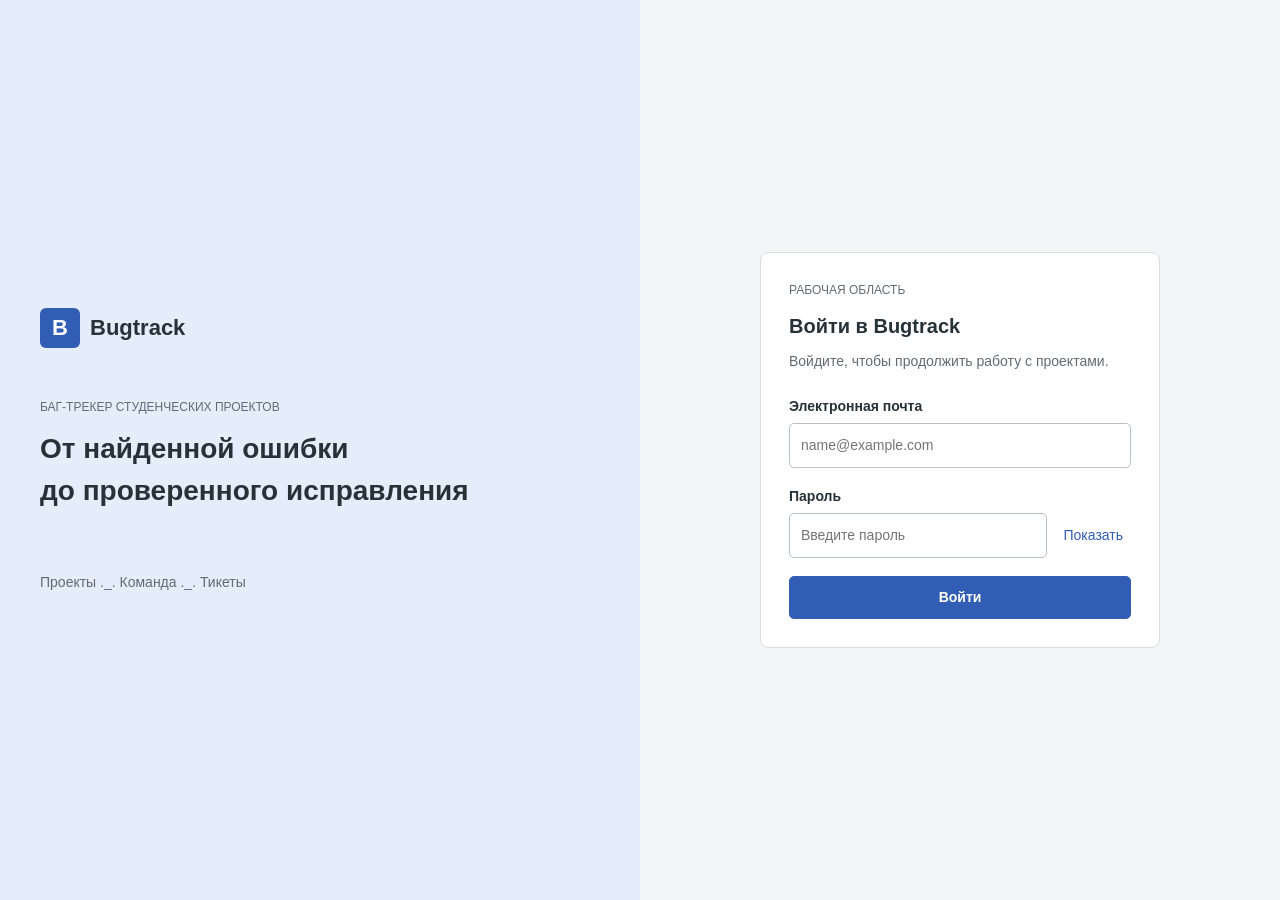
<file: wwwroot/index.html>
<!DOCTYPE html>
<html lang="ru">
<head>
    <meta charset="UTF-8">
    <meta name="viewport" content="width=device-width, initial-scale=1.0">
    <title>Вход — Bugtrack</title>
    <link rel="stylesheet" href="styles.css">
    <script src="app.js" defer></script>
</head>
<body class="login-page">
    <main class="login-layout">
        <section class="login-description">
            <a class="brand" href="index.html">
                <span class="brand-icon">B</span>
                <span>Bugtrack</span>
            </a>

            <div>
                <p class="eyebrow">БАГ-ТРЕКЕР СТУДЕНЧЕСКИХ ПРОЕКТОВ</p>
                <h1>От найденной ошибки<br>до проверенного исправления</h1>
            </div>

            <p class="login-footer">Проекты ._. Команда ._. Тикеты</p>
        </section>

        <section class="login-form-area">
            <div class="login-card">
                <p class="eyebrow">РАБОЧАЯ ОБЛАСТЬ</p>
                <h2>Войти в Bugtrack</h2>
                <p class="muted">
                    Войдите, чтобы продолжить работу с проектами.
                </p>

                <form id="login-form">
                    <div class="form-field">
                        <label for="email">Электронная почта</label>
                        <input
                            id="email"
                            type="email"
                            autocomplete="username"
                            placeholder="name@example.com"
                            required
                        >
                    </div>

                    <div class="form-field">
                        <label for="password">Пароль</label>

                        <div class="password-field">
                            <input
                                id="password"
                                type="password"
                                autocomplete="current-password"
                                placeholder="Введите пароль"
                                required
                            >

                            <button
                                id="toggle-password"
                                class="password-toggle"
                                type="button"
                                aria-controls="password"
                                aria-pressed="false"
                            >
                                Показать
                            </button>
                        </div>
                    </div>
                    <p id="login-error" role="alert" hidden></p>
                    <button class="button button-primary login-submit" type="submit">
                        Войти
                    </button>
                </form>
            </div>
        </section>
    </main>
</body>
</html>
</file>
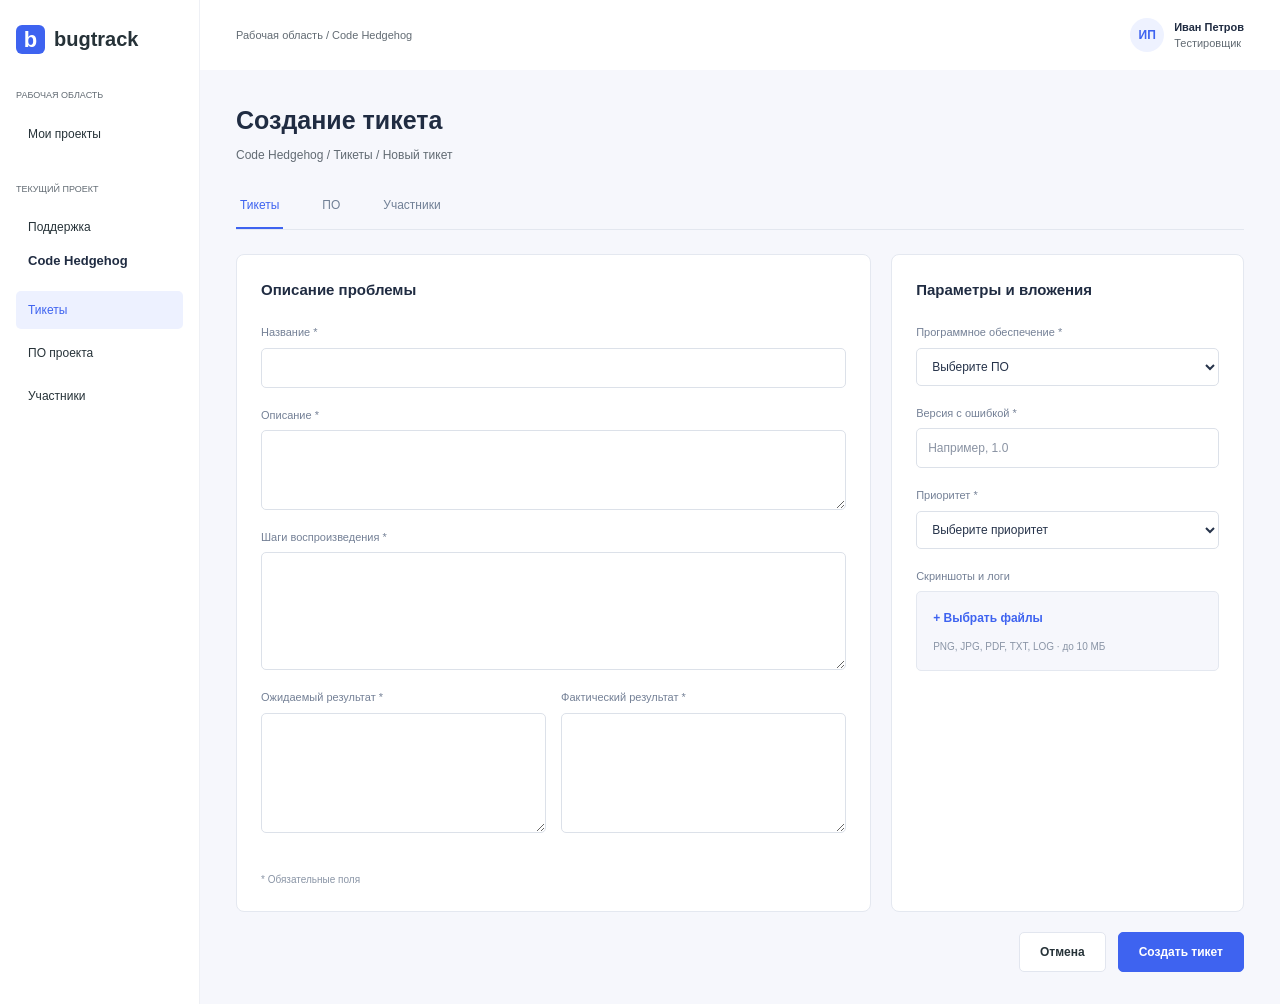
<file: wwwroot/create-ticket.html>
<!DOCTYPE html>
<html lang="ru">
<head>
    <meta charset="UTF-8">
    <meta name="viewport" content="width=device-width, initial-scale=1.0">

    <title>Создание тикета — Bugtrack</title>

    <link rel="stylesheet" href="styles.css?v=5">
</head>

<body class="project-page" data-page="create-ticket">
    <div class="app-layout">

        <aside class="sidebar">
            <a class="brand" href="projects.html">
                <span class="brand-icon">b</span>
                <span>bugtrack</span>
            </a>

            <p class="sidebar-label">РАБОЧАЯ ОБЛАСТЬ</p>

            <a class="navigation-link" href="projects.html">
                Мои проекты
            </a>

            <p class="sidebar-label project-navigation-label">
                ТЕКУЩИЙ ПРОЕКТ
            </p>

            <a class="navigation-link" href="support.html">
                Поддержка
            </a>

            <p class="current-project" data-project-name>
                Code Hedgehog
            </p>

            <nav aria-label="Разделы проекта">
                <a class="navigation-link active"
                   href="tickets.html?project=code-hedgehog"
                   data-project-link>
                    Тикеты
                </a>

                <a class="navigation-link"
                   href="software.html"
                   data-project-link>
                    ПО проекта
                </a>

                <a class="navigation-link"
                   href="members.html"
                   data-project-link>
                    Участники
                </a>
            </nav>
        </aside>

        <div class="workspace">

            <header class="topbar">
                <p class="breadcrumbs">
                    Рабочая область /
                    <span data-project-name>Code Hedgehog</span>
                </p>

                <div class="user-menu">
                    <span class="avatar" aria-hidden="true">ИП</span>

                    <div class="user-info">
                        <span class="user-name">Иван Петров</span>
                        <span class="muted">Тестировщик</span>
                    </div>
                </div>
            </header>

            <main class="page-content">

                <div class="page-heading">
                    <div>
                        <h1>Создание тикета</h1>

                        <p class="muted">
                            Code Hedgehog / Тикеты / Новый тикет
                        </p>
                    </div>
                </div>

                <nav class="project-tabs" aria-label="Вкладки проекта">
                    <a class="project-tab active"
                       href="tickets.html?project=code-hedgehog"
                       data-project-link>
                        Тикеты
                    </a>

                    <a class="project-tab"
                       href="software.html"
                       data-project-link>
                        ПО
                    </a>

                    <a class="project-tab"
                       href="members.html"
                       data-project-link>
                        Участники
                    </a>
                </nav>

                <p class="page-message"
                   id="page-message"
                   role="status"
                   hidden></p>

                <form id="ticket-form">
                    <div class="ticket-form-grid">

                        <section class="content-panel ticket-description">
                            <h2>Описание проблемы</h2>

                            <div class="form-field">
                                <label for="ticket-name">
                                    Название *
                                </label>

                                <input id="ticket-name"
                                       name="name"
                                       type="text"
                                       required>
                            </div>

                            <div class="form-field">
                                <label for="ticket-description">
                                    Описание *
                                </label>

                                <textarea id="ticket-description"
                                          name="description"
                                          rows="3"
                                          required></textarea>
                            </div>

                            <div class="form-field">
                                <label for="ticket-steps">
                                    Шаги воспроизведения *
                                </label>

                                <textarea id="ticket-steps"
                                          name="steps"
                                          rows="5"
                                          required></textarea>
                            </div>

                            <div class="result-fields">
                                <div class="form-field">
                                    <label for="expected-result">
                                        Ожидаемый результат *
                                    </label>

                                    <textarea id="expected-result"
                                              name="expectedResult"
                                              rows="4"
                                              required></textarea>
                                </div>

                                <div class="form-field">
                                    <label for="actual-result">
                                        Фактический результат *
                                    </label>

                                    <textarea id="actual-result"
                                              name="actualResult"
                                              rows="4"
                                              required></textarea>
                                </div>
                            </div>

                            <p class="form-note">
                                * Обязательные поля
                            </p>
                        </section>

                        <section class="content-panel ticket-parameters">
                            <h2>Параметры и вложения</h2>

                            <div class="form-field">
                                <label for="ticket-software">
                                    Программное обеспечение *
                                </label>

                                <select id="ticket-software"
                                        name="software"
                                        required>
                                    <option value="">Выберите ПО</option>

                                    <option value="web">
                                        Веб-сайт Code Hedgehog
                                    </option>

                                    <option value="api">
                                        API Code Hedgehog
                                    </option>
                                </select>
                            </div>

                            <div class="form-field">
                                <label for="ticket-version">
                                    Версия с ошибкой *
                                </label>

                                <input id="ticket-version"
                                       name="version"
                                       type="text"
                                       placeholder="Например, 1.0"
                                       required>
                            </div>

                            <div class="form-field">
                                <label for="ticket-priority">
                                    Приоритет *
                                </label>

                                <select id="ticket-priority"
                                        name="priority"
                                        required>
                                    <option value="">
                                        Выберите приоритет
                                    </option>

                                    <option value="Low">Низкий</option>
                                    <option value="Medium">Средний</option>
                                    <option value="High">Высокий</option>
                                    <option value="Critical">Критический</option>
                                </select>
                            </div>

                            <div class="form-field">
                                <span class="field-label">
                                    Скриншоты и логи
                                </span>

                                <div class="file-picker">
                                    <label class="file-button"
                                           for="ticket-files">
                                        + Выбрать файлы
                                    </label>

                                    <input class="visually-hidden"
                                           id="ticket-files"
                                           type="file"
                                           accept=".png,.jpg,.jpeg,.pdf,.txt,.log"
                                           multiple>

                                    <p class="form-note">
                                        PNG, JPG, PDF, TXT, LOG · до 10 МБ
                                    </p>
                                </div>

                                <p class="field-error"
                                   id="file-error"
                                   role="alert"
                                   hidden></p>

                                <ul class="attachment-list"
                                    id="attachment-list"></ul>
                            </div>
                        </section>

                    </div>

                    <div class="form-actions">
                        <a class="button"
                           href="tickets.html?project=code-hedgehog"
                           data-project-link>
                            Отмена
                        </a>

                        <button class="button button-primary"
                                type="submit">
                            Создать тикет
                        </button>
                    </div>
                </form>

            </main>
        </div>
    </div>

    <script src="page-scripts.js" defer></script>
</body>
</html>
</file>
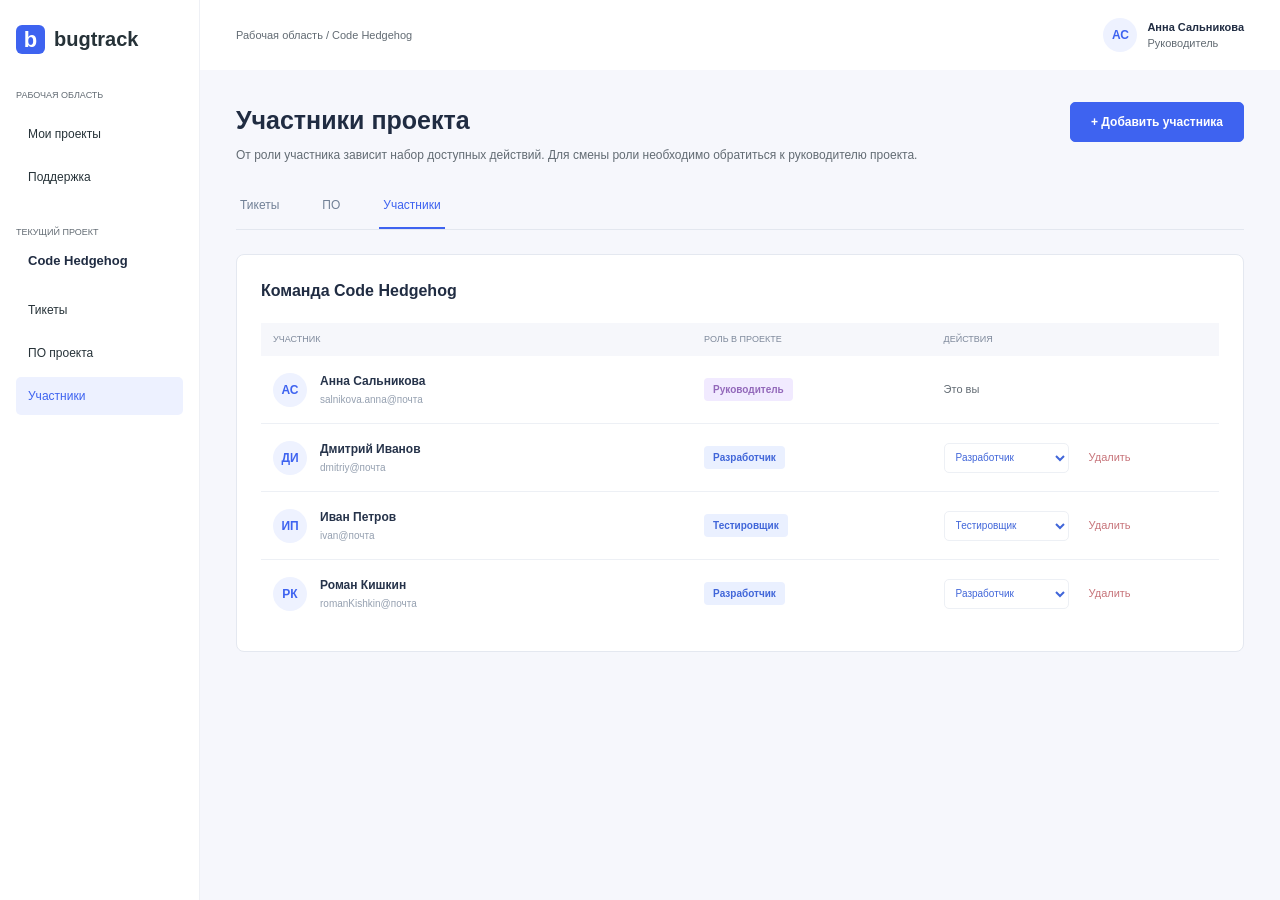
<file: wwwroot/members.html>
<!DOCTYPE html>
<html lang="ru">
<head>
    <meta charset="UTF-8">
    <meta name="viewport" content="width=device-width, initial-scale=1.0">

    <title>Участники проекта — Bugtrack</title>

    <link rel="stylesheet" href="styles.css?v=3">
</head>

<body class="project-page" data-page="members">
    <div class="app-layout">

        <aside class="sidebar">
            <a class="brand" href="projects.html">
                <span class="brand-icon">b</span>
                <span>bugtrack</span>
            </a>

            <p class="sidebar-label">РАБОЧАЯ ОБЛАСТЬ</p>

            <a class="navigation-link" href="projects.html">
                Мои проекты
            </a>

            <a class="navigation-link" href="support.html">
                Поддержка
            </a>

            <p class="sidebar-label project-navigation-label">
                ТЕКУЩИЙ ПРОЕКТ
            </p>

            <p class="current-project" data-project-name>
                Code Hedgehog
            </p>

            <nav aria-label="Разделы проекта">
                <a class="navigation-link"
                   href="tickets.html?project=code-hedgehog"
                   data-project-link>
                    Тикеты
                </a>

                <a class="navigation-link"
                   href="software.html"
                   data-project-link>
                    ПО проекта
                </a>

                <a class="navigation-link active"
                   href="members.html"
                   data-project-link
                   aria-current="page">
                    Участники
                </a>
            </nav>
        </aside>

        <div class="workspace">

            <header class="topbar">
                <p class="breadcrumbs">
                    Рабочая область /
                    <span data-project-name>Code Hedgehog</span>
                </p>

                <div class="user-menu">
                    <span class="avatar" aria-hidden="true">АС</span>

                    <div class="user-info">
                        <span class="user-name">Анна Сальникова</span>
                        <span class="muted">Руководитель</span>
                    </div>
                </div>
            </header>

            <main class="page-content">

                <div class="page-heading">
                    <div>
                        <h1>Участники проекта</h1>

                        <p class="muted">
                            От роли участника зависит набор доступных действий.
                            Для смены роли необходимо обратиться к руководителю проекта.
                        </p>
                    </div>

                    <button class="button button-primary"
                            type="button"
                            id="add-member">
                        + Добавить участника
                    </button>
                </div>

                <nav class="project-tabs" aria-label="Вкладки проекта">
                    <a class="project-tab"
                       href="tickets.html?project=code-hedgehog"
                       data-project-link>
                        Тикеты
                    </a>

                    <a class="project-tab"
                       href="software.html"
                       data-project-link>
                        ПО
                    </a>

                    <a class="project-tab active"
                       href="members.html"
                       data-project-link
                       aria-current="page">
                        Участники
                    </a>
                </nav>

                <p class="page-message"
                   id="page-message"
                   role="status"
                   hidden></p>

                <section class="content-panel team-panel"
                         aria-label="Команда проекта">
                    <h2>
                        Команда
                        <span data-project-name>Code Hedgehog</span>
                    </h2>

                    <div class="table-scroll">
                        <table class="data-table members-table">
                            <thead>
                                <tr>
                                    <th scope="col">Участник</th>
                                    <th scope="col">Роль в проекте</th>
                                    <th scope="col">Действия</th>
                                </tr>
                            </thead>

                            <tbody id="members-body">
                                <tr>
                                    <td>
                                        <div class="member-identity">
                                            <span class="avatar">АС</span>

                                            <div>
                                                <strong>Анна Сальникова</strong>
                                                <span class="member-email">
                                                    salnikova.anna@почта
                                                </span>
                                            </div>
                                        </div>
                                    </td>

                                    <td>
                                        <span class="status-badge role-manager">
                                            Руководитель
                                        </span>
                                    </td>

                                    <td>
                                        <span class="muted">Это вы</span>
                                    </td>
                                </tr>

                                <tr>
                                    <td>
                                        <div class="member-identity">
                                            <span class="avatar">ДИ</span>

                                            <div>
                                                <strong>Дмитрий Иванов</strong>
                                                <span class="member-email">
                                                    dmitriy@почта
                                                </span>
                                            </div>
                                        </div>
                                    </td>

                                    <td>
                                        <span class="status-badge role-member">
                                            Разработчик
                                        </span>
                                    </td>

                                    <td>
                                        <div class="member-actions">
                                            <select class="role-select"
                                                    aria-label="Роль участника Дмитрий Иванов"
                                                    data-member-role="dmitry">
                                                <option selected>Разработчик</option>
                                                <option>Тестировщик</option>
                                            </select>

                                            <button class="text-button danger-button"
                                                    type="button"
                                                    data-remove-member="dmitry">
                                                Удалить
                                            </button>
                                        </div>
                                    </td>
                                </tr>

                                <tr>
                                    <td>
                                        <div class="member-identity">
                                            <span class="avatar">ИП</span>

                                            <div>
                                                <strong>Иван Петров</strong>
                                                <span class="member-email">
                                                    ivan@почта
                                                </span>
                                            </div>
                                        </div>
                                    </td>

                                    <td>
                                        <span class="status-badge role-member">
                                            Тестировщик
                                        </span>
                                    </td>

                                    <td>
                                        <div class="member-actions">
                                            <select class="role-select"
                                                    aria-label="Роль участника Иван Петров"
                                                    data-member-role="ivan">
                                                <option>Разработчик</option>
                                                <option selected>Тестировщик</option>
                                            </select>

                                            <button class="text-button danger-button"
                                                    type="button"
                                                    data-remove-member="ivan">
                                                Удалить
                                            </button>
                                        </div>
                                    </td>
                                </tr>

                                <tr>
                                    <td>
                                        <div class="member-identity">
                                            <span class="avatar">РК</span>

                                            <div>
                                                <strong>Роман Кишкин</strong>
                                                <span class="member-email">
                                                    romanKishkin@почта
                                                </span>
                                            </div>
                                        </div>
                                    </td>

                                    <td>
                                        <span class="status-badge role-member">
                                            Разработчик
                                        </span>
                                    </td>

                                    <td>
                                        <div class="member-actions">
                                            <select class="role-select"
                                                    aria-label="Роль участника Роман Кишкин"
                                                    data-member-role="roman">
                                                <option selected>Разработчик</option>
                                                <option>Тестировщик</option>
                                            </select>

                                            <button class="text-button danger-button"
                                                    type="button"
                                                    data-remove-member="roman">
                                                Удалить
                                            </button>
                                        </div>
                                    </td>
                                </tr>
                            </tbody>
                        </table>
                    </div>
                </section>

            </main>
        </div>
    </div>
    <dialog class="modal"
            id="member-dialog"
            aria-labelledby="member-dialog-title">
        <div class="modal-heading">
            <div>
                <h2 id="member-dialog-title">
                    Добавить участника
                </h2>

                <p class="muted">
                    Выберите зарегистрированного пользователя
                    и роль в проекте.
                </p>
            </div>

            <button class="modal-close"
                    type="button"
                    data-close-member
                    aria-label="Закрыть окно">
                ×
            </button>
        </div>

        <form id="member-form">
            <div class="form-field">
                <label for="member-user">
                    Пользователь *
                </label>

                <select id="member-user" name="userId" required>
                    <option value="">Выберите пользователя</option>

                    <option value="maria">
                        Мария Смирнова · maria@почта
                    </option>

                    <option value="alexey">
                        Алексей Орлов · alexey@почта
                    </option>
                </select>
            </div>

            <div class="form-field">
                <label for="member-role">
                    Роль в проекте *
                </label>

                <select id="member-role" name="role" required>
                    <option value="">Выберите роль</option>
                    <option value="Tester">Тестировщик</option>
                    <option value="Developer">Разработчик</option>
                </select>
            </div>

            <p class="form-note">
                Роль определяет доступные участнику действия.
            </p>

            <div class="modal-actions">
                <button class="button"
                        type="button"
                        data-close-member>
                    Отмена
                </button>

                <button class="button button-primary"
                        type="submit">
                    Добавить
                </button>
            </div>
        </form>
    </dialog>

    <script src="page-scripts.js" defer></script>
</body>
</html>
</file>
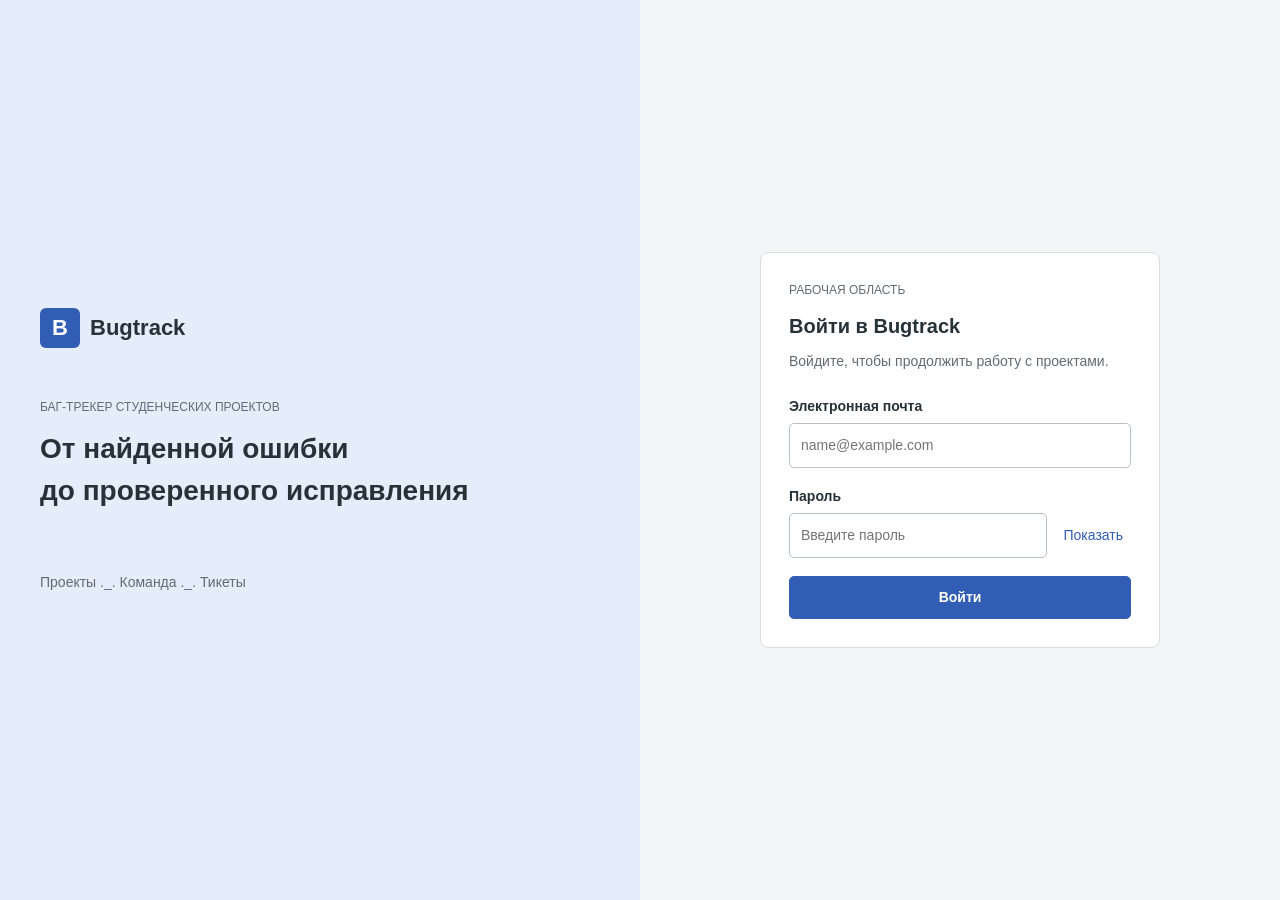
<file: wwwroot/projects.html>
<!DOCTYPE html>
<html lang="ru">
<head>
    <meta charset="UTF-8">
    <meta name="viewport" content="width=device-width, initial-scale=1.0">
    <title>Мои проекты — Bugtrack</title>
    <link rel="stylesheet" href="styles.css">
    <script src="app.js" defer></script>
</head>
<body>
    <div class="app-layout">
        <aside class="sidebar">
            <a class="brand" href="projects.html">
                <span class="brand-icon">B</span>
                <span>Bugtrack</span>
            </a>

            <p class="sidebar-label">РАБОЧАЯ ОБЛАСТЬ</p>

            <nav aria-label="Основная навигация">
                <a class="navigation-link active"
                   href="projects.html"
                   aria-current="page">
                    <span aria-hidden="true">▦</span>
                    Мои проекты
                </a>
            </nav>
        </aside>

        <div class="workspace">
            <header class="topbar">
                <p class="breadcrumbs">Рабочая область / Мои проекты</p>

                <div class="user-menu">
                    <span class="avatar" aria-hidden="true">АС</span>

                    <div class="user-info">
                        <span class="user-name">Анна Сальникова</span>
                        <span class="muted">Руководитель</span>
                    </div>

                    <a class="logout-link" href="index.html">Выйти</a>
                </div>
            </header>

            <main class="page-content">
                <div class="page-heading">
                    <div>
                        <p class="eyebrow">ПРОЕКТЫ</p>
                        <h1>Мои проекты</h1>
                        <p class="muted">
                            Проекты, участниками которых вы являетесь
                        </p>
                    </div>

                    <button class="button button-primary"
                            type="button"
                            id="create-project">
                        + Создать проект
                    </button>
                </div>

                <section class="projects-grid" aria-label="Список проектов">
                    <article class="project-card">
                        <div class="project-card-heading">
                            <span class="project-icon icon-purple" aria-hidden="true">
                                CH
                            </span>
                            <span class="badge">6 активных</span>
                        </div>

                        <h2>Code Hedgehog</h2>

                        <p class="project-description">
                            Платформа для практики программирования
                        </p>

                        <div class="project-statistics">
                            <div>
                                <strong>8</strong>
                                <span>тикетов</span>
                            </div>

                            <div>
                                <strong>4</strong>
                                <span>участника</span>
                            </div>
                        </div>

                        <div class="project-card-footer">
                            <div class="team-avatars" aria-label="Участники проекта">
                                <span>АС</span>
                                <span>ДИ</span>
                                <span>ИП</span>
                                <span>РК</span>
                            </div>

                            <a class="button button-secondary"
                               href="tickets.html?project=code-hedgehog">
                                Открыть проект →
                            </a>
                        </div>
                    </article>

                    <article class="project-card">
                        <div class="project-card-heading">
                            <span class="project-icon icon-blue" aria-hidden="true">
                                TI
                            </span>
                            <span class="badge">3 активных</span>
                        </div>

                        <h2>TSU InTime</h2>

                        <p class="project-description">
                            Сервис университетского расписания
                        </p>

                        <div class="project-statistics">
                            <div>
                                <strong>5</strong>
                                <span>тикетов</span>
                            </div>

                            <div>
                                <strong>4</strong>
                                <span>участника</span>
                            </div>
                        </div>

                        <div class="project-card-footer">
                            <div class="team-avatars" aria-label="Участники проекта">
                                <span>АС</span>
                                <span>ДИ</span>
                                <span>ИП</span>
                                <span>РК</span>
                            </div>

                            <button class="button button-secondary" type="button" disabled>
                                Открыть проект →
                            </button>
                        </div>
                    </article>

                    <article class="project-card">
                        <div class="project-card-heading">
                            <span class="project-icon icon-green" aria-hidden="true">
                                SP
                            </span>
                            <span class="badge">2 активных</span>
                        </div>

                        <h2>Study Planner</h2>

                        <p class="project-description">
                            Планировщик учебных задач и дедлайнов
                        </p>

                        <div class="project-statistics">
                            <div>
                                <strong>3</strong>
                                <span>тикета</span>
                            </div>

                            <div>
                                <strong>4</strong>
                                <span>участника</span>
                            </div>
                        </div>

                        <div class="project-card-footer">
                            <div class="team-avatars" aria-label="Участники проекта">
                                <span>АС</span>
                                <span>ДИ</span>
                                <span>ИП</span>
                                <span>РК</span>
                            </div>

                            <button class="button button-secondary" type="button" disabled>
                                Открыть проект →
                            </button>
                        </div>
                    </article>
                </section>
            </main>
        </div>
    </div>
    <dialog class="modal create-project-dialog"
            id="project-dialog"
            aria-labelledby="project-dialog-title">
        <div class="modal-heading">
            <div>
                <h2 id="project-dialog-title">
                    Создать проект
                </h2>

                <p class="muted">
                    Объедините команду и ПО в одном рабочем пространстве.
                </p>
            </div>

            <button class="modal-close"
                    type="button"
                    data-close-project
                    aria-label="Закрыть окно">
                ×
            </button>
        </div>

        <form id="project-form">
            <div class="form-field">
                <label for="project-name">
                    Название проекта *
                </label>

                <input id="project-name"
                       name="name"
                       type="text"
                       required>
            </div>

            <div class="form-field">
                <label for="project-description">
                    Описание
                </label>

                <textarea id="project-description"
                          name="description"
                          rows="3"></textarea>
            </div>

            <div class="form-field">
                <label for="project-link">
                    Ссылка на репозиторий или продукт
                </label>

                <input id="project-link"
                       name="link"
                       type="url"
                       placeholder="https://">
            </div>

            <div class="modal-actions">
                <button class="button"
                        type="button"
                        data-close-project>
                    Отмена
                </button>

                <button class="button button-primary"
                        type="submit">
                    Создать проект
                </button>
            </div>
        </form>
    </dialog>

    <script src="page-scripts.js" defer></script>
</body>
</html>
</file>
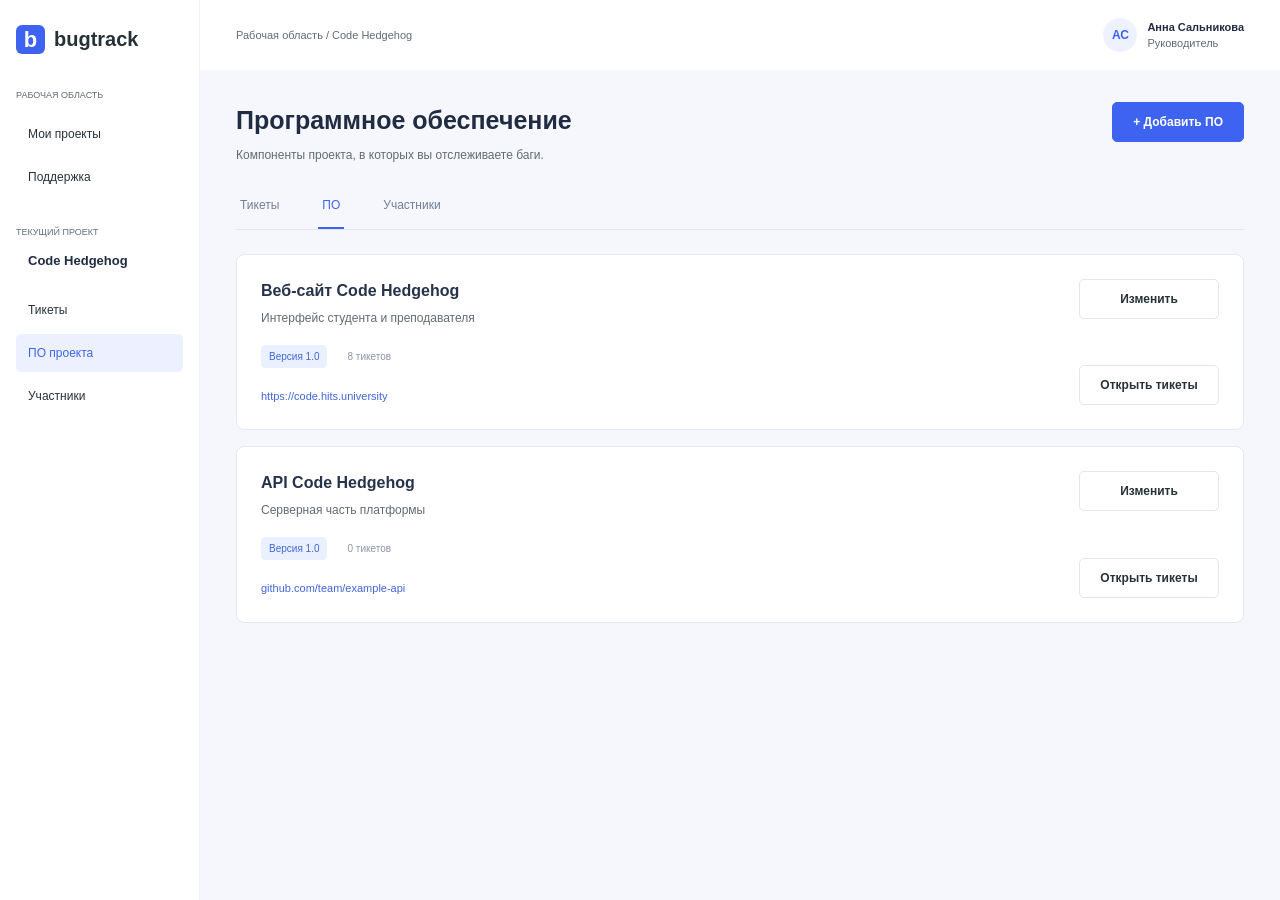
<file: wwwroot/software.html>
<!DOCTYPE html>
<html lang="ru">
<head>
    <meta charset="UTF-8">
    <meta name="viewport" content="width=device-width, initial-scale=1.0">

    <title>ПО проекта — Bugtrack</title>

    <link rel="stylesheet" href="styles.css?v=4">
</head>

<body class="project-page" data-page="software">
    <div class="app-layout">

        <aside class="sidebar">
            <a class="brand" href="projects.html">
                <span class="brand-icon">b</span>
                <span>bugtrack</span>
            </a>

            <p class="sidebar-label">РАБОЧАЯ ОБЛАСТЬ</p>

            <a class="navigation-link" href="projects.html">
                Мои проекты
            </a>

            <a class="navigation-link" href="support.html">
                Поддержка
            </a>


            <p class="sidebar-label project-navigation-label">
                ТЕКУЩИЙ ПРОЕКТ
            </p>

            <p class="current-project" data-project-name>
                Code Hedgehog
            </p>

            <nav aria-label="Разделы проекта">
                <a class="navigation-link"
                   href="tickets.html?project=code-hedgehog"
                   data-project-link>
                    Тикеты
                </a>

                <a class="navigation-link active"
                   href="software.html"
                   data-project-link
                   aria-current="page">
                    ПО проекта
                </a>

                <a class="navigation-link"
                   href="members.html"
                   data-project-link>
                    Участники
                </a>
            </nav>
        </aside>

        <div class="workspace">

            <header class="topbar">
                <p class="breadcrumbs">
                    Рабочая область /
                    <span data-project-name>Code Hedgehog</span>
                </p>

                <div class="user-menu">
                    <span class="avatar" aria-hidden="true">АС</span>

                    <div class="user-info">
                        <span class="user-name">Анна Сальникова</span>
                        <span class="muted">Руководитель</span>
                    </div>
                </div>
            </header>

            <main class="page-content">

                <div class="page-heading">
                    <div>
                        <h1>Программное обеспечение</h1>

                        <p class="muted">
                            Компоненты проекта, в которых вы отслеживаете баги.
                        </p>
                    </div>

                    <button class="button button-primary"
                            type="button"
                            id="add-software">
                        + Добавить ПО
                    </button>
                </div>

                <nav class="project-tabs" aria-label="Вкладки проекта">
                    <a class="project-tab"
                       href="tickets.html?project=code-hedgehog"
                       data-project-link>
                        Тикеты
                    </a>

                    <a class="project-tab active"
                       href="software.html"
                       data-project-link
                       aria-current="page">
                        ПО
                    </a>

                    <a class="project-tab"
                       href="members.html"
                       data-project-link>
                        Участники
                    </a>
                </nav>

                <p class="page-message"
                   id="page-message"
                   role="status"
                   hidden></p>

                <section class="software-list"
                         id="software-list"
                         aria-label="Программное обеспечение проекта">
                    <article class="software-card">
                        <div class="software-information">
                            <h2>Веб-сайт Code Hedgehog</h2>

                            <p class="muted">
                                Интерфейс студента и преподавателя
                            </p>

                            <div class="software-details">
                                <span class="version-badge">
                                    Версия 1.0
                                </span>

                                <span>8 тикетов</span>
                            </div>

                            <a class="software-link"
                               href="https://code.hits.university"
                               target="_blank"
                               rel="noopener noreferrer">
                                https://code.hits.university
                            </a>
                        </div>

                        <div class="software-actions">
                            <button class="button button-secondary"
                                    type="button"
                                    data-edit-software="web">
                                Изменить
                            </button>

                            <a class="button button-secondary"
                               href="tickets.html?project=code-hedgehog&software=web">
                                Открыть тикеты
                            </a>
                        </div>
                    </article>

                    <article class="software-card">
                        <div class="software-information">
                            <h2>API Code Hedgehog</h2>

                            <p class="muted">
                                Серверная часть платформы
                            </p>

                            <div class="software-details">
                                <span class="version-badge">
                                    Версия 1.0
                                </span>

                                <span>0 тикетов</span>
                            </div>

                            <a class="software-link"
                               href="https://github.com/team/example-api"
                               target="_blank"
                               rel="noopener noreferrer">
                                github.com/team/example-api
                            </a>
                        </div>

                        <div class="software-actions">
                            <button class="button button-secondary"
                                    type="button"
                                    data-edit-software="api">
                                Изменить
                            </button>

                            <a class="button button-secondary"
                               href="tickets.html?project=code-hedgehog&software=api">
                                Открыть тикеты
                            </a>
                        </div>
                    </article>
                </section>

            </main>
        </div>
    </div>
    <dialog class="modal"
            id="software-dialog"
            aria-labelledby="software-dialog-title">
        <div class="modal-heading">
            <div>
                <h2 id="software-dialog-title">
                    Добавить ПО
                </h2>

                <p class="muted">
                    Добавьте продукт или компонент, в котором ищете ошибки.
                </p>
            </div>

            <button class="modal-close"
                    type="button"
                    data-close-software
                    aria-label="Закрыть окно">
                ×
            </button>
        </div>

        <form id="software-form">
            <div class="form-field">
                <label for="software-name">
                    Название ПО *
                </label>

                <input id="software-name"
                       name="name"
                       type="text"
                       required>
            </div>

            <div class="form-field">
                <label for="software-version">
                    Версия *
                </label>

                <input id="software-version"
                       name="version"
                       type="text"
                       required>
            </div>

            <div class="form-field">
                <label for="software-link">
                    Ссылка на ПО
                </label>

                <input id="software-link"
                       name="link"
                       type="url"
                       placeholder="https://">
            </div>

            <div class="modal-actions">
                <button class="button"
                        type="button"
                        data-close-software>
                    Отмена
                </button>

                <button class="button button-primary"
                        type="submit">
                    Добавить ПО
                </button>
            </div>
        </form>
    </dialog>

    <script src="page-scripts.js" defer></script>
</body>
</html>
</file>
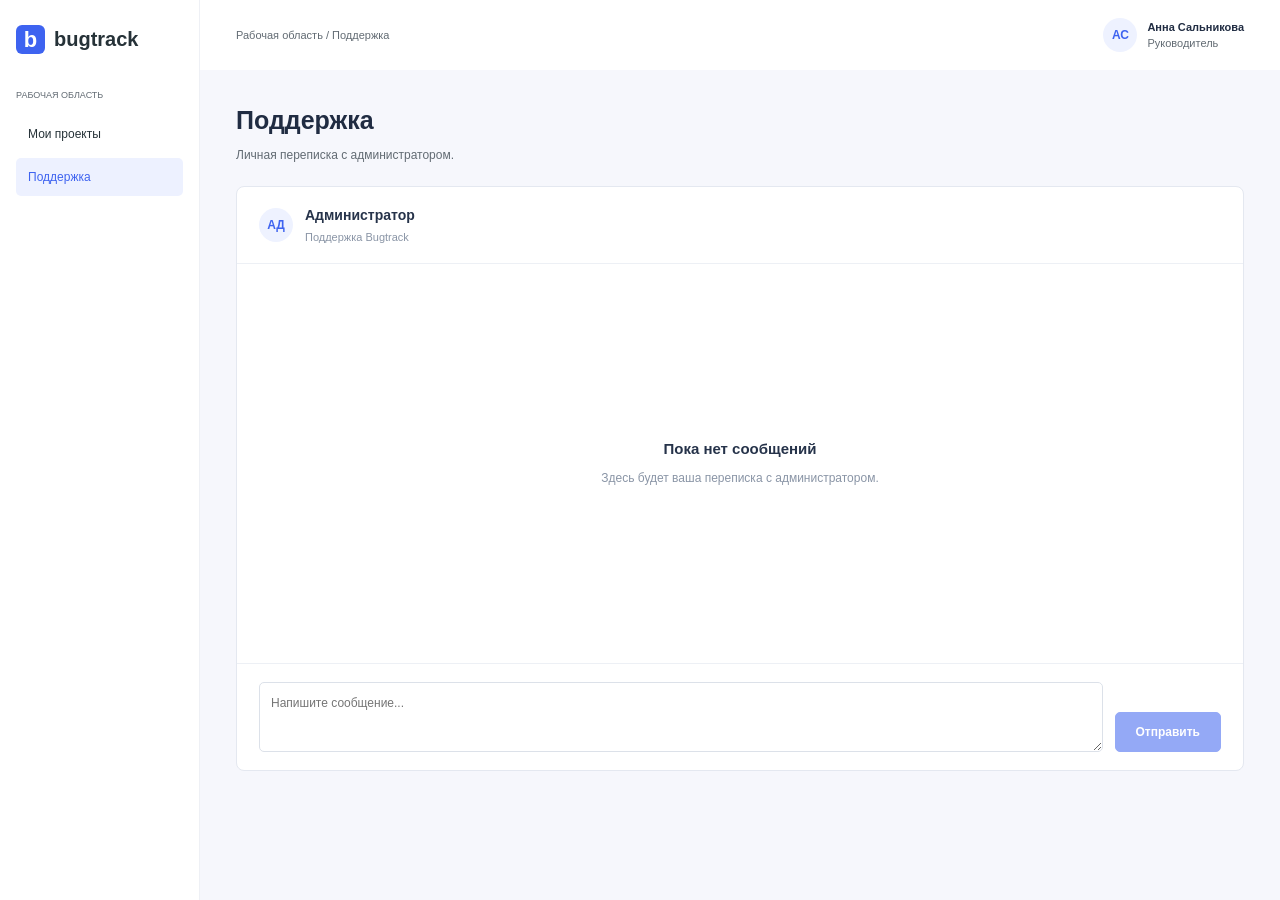
<file: wwwroot/support.html>
﻿<!DOCTYPE html>
<html lang="ru">
<head>
    <meta charset="UTF-8">
    <meta name="viewport" content="width=device-width, initial-scale=1.0">

    <title>Поддержка — Bugtrack</title>

    <link rel="stylesheet" href="styles.css?v=10">
</head>

<body class="project-page">
    <div class="app-layout">

        <aside class="sidebar">
            <a class="brand" href="projects.html">
                <span class="brand-icon">b</span>
                <span>bugtrack</span>
            </a>

            <p class="sidebar-label">РАБОЧАЯ ОБЛАСТЬ</p>

            <nav aria-label="Основная навигация">
                <a class="navigation-link" href="projects.html">
                    Мои проекты
                </a>

                <a class="navigation-link active"
                   href="support.html"
                   aria-current="page">
                    Поддержка
                </a>
            </nav>
        </aside>

        <div class="workspace">

            <header class="topbar">
                <p class="breadcrumbs">
                    Рабочая область / Поддержка
                </p>

                <div class="user-menu">
                    <span class="avatar" aria-hidden="true">АС</span>

                    <div class="user-info">
                        <span class="user-name">
                            Анна Сальникова
                        </span>

                        <span class="muted">
                            Руководитель
                        </span>
                    </div>
                </div>
            </header>

            <main class="page-content">

                <div class="page-heading">
                    <div>
                        <h1>Поддержка</h1>

                        <p class="muted">
                            Личная переписка с администратором.
                        </p>
                    </div>
                </div>

                <section class="support-chat"
                         aria-label="Чат с администратором">
                    <header class="support-chat-header">
                        <span class="avatar" aria-hidden="true">
                            АД
                        </span>

                        <div>
                            <h2>Администратор</h2>
                            <p>Поддержка Bugtrack</p>
                        </div>
                    </header>

                    <div class="support-messages"
                         id="support-messages">
                        <div class="support-empty">
                            <h2>Пока нет сообщений</h2>

                            <p>
                                Здесь будет ваша переписка
                                с администратором.
                            </p>
                        </div>
                    </div>

                    <div class="support-composer">
                        <label class="visually-hidden"
                               for="support-text">
                            Сообщение
                        </label>

                        <textarea id="support-text"
                                  name="text"
                                  rows="2"
                                  placeholder="Напишите сообщение..."></textarea>

                        <button class="button button-primary"
                                id="support-send"
                                type="button"
                                disabled>
                            Отправить
                        </button>
                    </div>
                </section>

            </main>
        </div>
    </div>
</body>
</html>
</file>
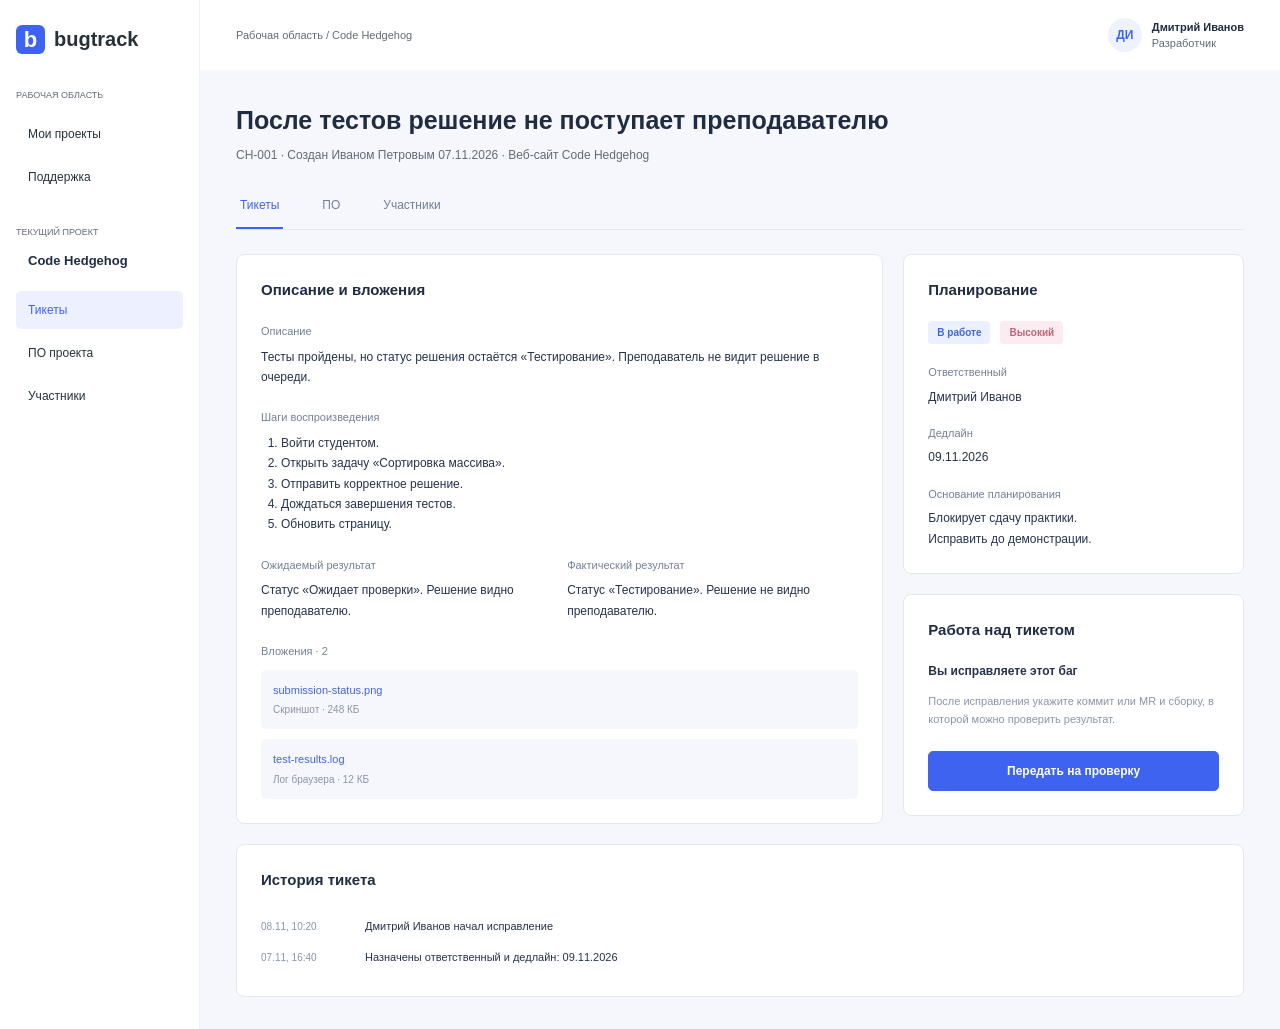
<file: wwwroot/ticket-developer.html>
﻿<!DOCTYPE html>
<html lang="ru">
<head>
    <meta charset="UTF-8">
    <meta name="viewport" content="width=device-width, initial-scale=1.0">

    <title>Работа над тикетом — Bugtrack</title>

    <link rel="stylesheet" href="styles.css?v=8">
</head>

<body class="project-page" data-page="ticket-developer">
    <div class="app-layout">

        <aside class="sidebar">
            <a class="brand" href="projects.html">
                <span class="brand-icon">b</span>
                <span>bugtrack</span>
            </a>

            <p class="sidebar-label">РАБОЧАЯ ОБЛАСТЬ</p>

            <a class="navigation-link" href="projects.html">
                Мои проекты
            </a>

            <a class="navigation-link" href="support.html">
                Поддержка
            </a>

            <p class="sidebar-label project-navigation-label">
                ТЕКУЩИЙ ПРОЕКТ
            </p>

            <p class="current-project">Code Hedgehog</p>

            <nav aria-label="Разделы проекта">
                <a class="navigation-link active"
                   href="tickets.html?project=code-hedgehog">
                    Тикеты
                </a>

                <a class="navigation-link" href="software.html">
                    ПО проекта
                </a>

                <a class="navigation-link" href="members.html">
                    Участники
                </a>
            </nav>
        </aside>

        <div class="workspace">

            <header class="topbar">
                <p class="breadcrumbs">
                    Рабочая область / Code Hedgehog
                </p>

                <div class="user-menu">
                    <span class="avatar" aria-hidden="true">ДИ</span>

                    <div class="user-info">
                        <span class="user-name">Дмитрий Иванов</span>
                        <span class="muted">Разработчик</span>
                    </div>
                </div>
            </header>

            <main class="page-content">

                <div class="page-heading">
                    <div>
                        <h1>
                            После тестов решение не поступает преподавателю
                        </h1>

                        <p class="muted">
                            CH-001 · Создан Иваном Петровым 07.11.2026 ·
                            Веб-сайт Code Hedgehog
                        </p>
                    </div>
                </div>

                <nav class="project-tabs" aria-label="Вкладки проекта">
                    <a class="project-tab active"
                       href="tickets.html?project=code-hedgehog">
                        Тикеты
                    </a>

                    <a class="project-tab" href="software.html">
                        ПО
                    </a>

                    <a class="project-tab" href="members.html">
                        Участники
                    </a>
                </nav>

                <div class="ticket-card-grid">

                    <section class="content-panel ticket-section">
                        <h2>Описание и вложения</h2>

                        <h3>Описание</h3>

                        <p>
                            Тесты пройдены, но статус решения остаётся
                            «Тестирование». Преподаватель не видит
                            решение в очереди.
                        </p>

                        <h3>Шаги воспроизведения</h3>

                        <ol>
                            <li>Войти студентом.</li>
                            <li>Открыть задачу «Сортировка массива».</li>
                            <li>Отправить корректное решение.</li>
                            <li>Дождаться завершения тестов.</li>
                            <li>Обновить страницу.</li>
                        </ol>

                        <div class="result-fields">
                            <div>
                                <h3>Ожидаемый результат</h3>

                                <p>
                                    Статус «Ожидает проверки».
                                    Решение видно преподавателю.
                                </p>
                            </div>

                            <div>
                                <h3>Фактический результат</h3>

                                <p>
                                    Статус «Тестирование».
                                    Решение не видно преподавателю.
                                </p>
                            </div>
                        </div>

                        <h3>Вложения · 2</h3>

                        <div class="ticket-attachment">
                            <strong>submission-status.png</strong>
                            <span>Скриншот · 248 КБ</span>
                        </div>

                        <div class="ticket-attachment">
                            <strong>test-results.log</strong>
                            <span>Лог браузера · 12 КБ</span>
                        </div>
                    </section>

                    <div class="ticket-side-panels">

                        <section class="content-panel ticket-planning">
                            <h2>Планирование</h2>

                            <div class="ticket-badges">
                                <span class="status-badge status-progress">
                                    В работе
                                </span>

                                <span class="status-badge priority-high">
                                    Высокий
                                </span>
                            </div>

                            <h3>Ответственный</h3>
                            <p>Дмитрий Иванов</p>

                            <h3>Дедлайн</h3>
                            <p>09.11.2026</p>

                            <h3>Основание планирования</h3>

                            <p>
                                Блокирует сдачу практики.<br>
                                Исправить до демонстрации.
                            </p>
                        </section>

                        <section class="content-panel ticket-work">
                            <h2>Работа над тикетом</h2>

                            <p class="work-description">
                                Вы исправляете этот баг
                            </p>

                            <p class="work-hint">
                                После исправления укажите коммит или MR
                                и сборку, в которой можно проверить результат.
                            </p>

                            <button class="button button-primary"
                                    type="button"
                                    id="send-for-review">
                                Передать на проверку
                            </button>
                        </section>

                    </div>
                </div>

                <section class="content-panel ticket-history">
                    <h2>История тикета</h2>

                    <ul class="history-list">
                        <li>
                            <time datetime="2026-11-08T10:20">
                                08.11, 10:20
                            </time>

                            <span>
                                Дмитрий Иванов начал исправление
                            </span>
                        </li>

                        <li>
                            <time datetime="2026-11-07T16:40">
                                07.11, 16:40
                            </time>

                            <span>
                                Назначены ответственный и дедлайн:
                                09.11.2026
                            </span>
                        </li>
                    </ul>
                </section>

            </main>
        </div>
    </div>

    <dialog class="modal"
            id="review-dialog"
            aria-labelledby="review-dialog-title">
        <div class="modal-heading">
            <h2 id="review-dialog-title">
                Передать на проверку
            </h2>

            <button class="modal-close"
                    type="button"
                    data-close-review
                    aria-label="Закрыть окно">
                ×
            </button>
        </div>

        <p class="review-ticket">
            CH-001 · После тестов решение не поступает преподавателю
        </p>

        <form id="fix-form">
            <div class="form-field">
                <label for="fix-description">
                    Что исправлено *
                </label>

                <textarea id="fix-description"
                          name="fixDescription"
                          rows="3"
                          required></textarea>
            </div>

            <div class="form-field">
                <label for="commit-url">
                    Ссылка на коммит или MR *
                </label>

                <input id="commit-url"
                       name="commitUrl"
                       type="url"
                       placeholder="https://"
                       required>
            </div>

            <div class="form-field">
                <label for="test-build">
                    Сборка для проверки *
                </label>

                <input id="test-build"
                       name="testBuild"
                       type="text"
                       placeholder="Например, build-1245"
                       required>
            </div>

            <div class="form-field">
                <label for="fix-release">
                    Релиз исправления
                </label>

                <input id="fix-release"
                       name="fixRelease"
                       type="text"
                       placeholder="Например, 1.0.1">
            </div>

            <div class="review-notice">
                <p>Тикет перейдёт в статус «На проверке».</p>
                <p>Результат проверит тестировщик проекта.</p>
            </div>

            <div class="modal-actions">
                <button class="button"
                        type="button"
                        data-close-review>
                    Отмена
                </button>

                <button class="button button-primary"
                        type="button"
                        id="send-for-review"
                        disabled>
                    Передать на проверку
                </button>
            </div>
        </form>
    </dialog>

</body>
</html>
</file>
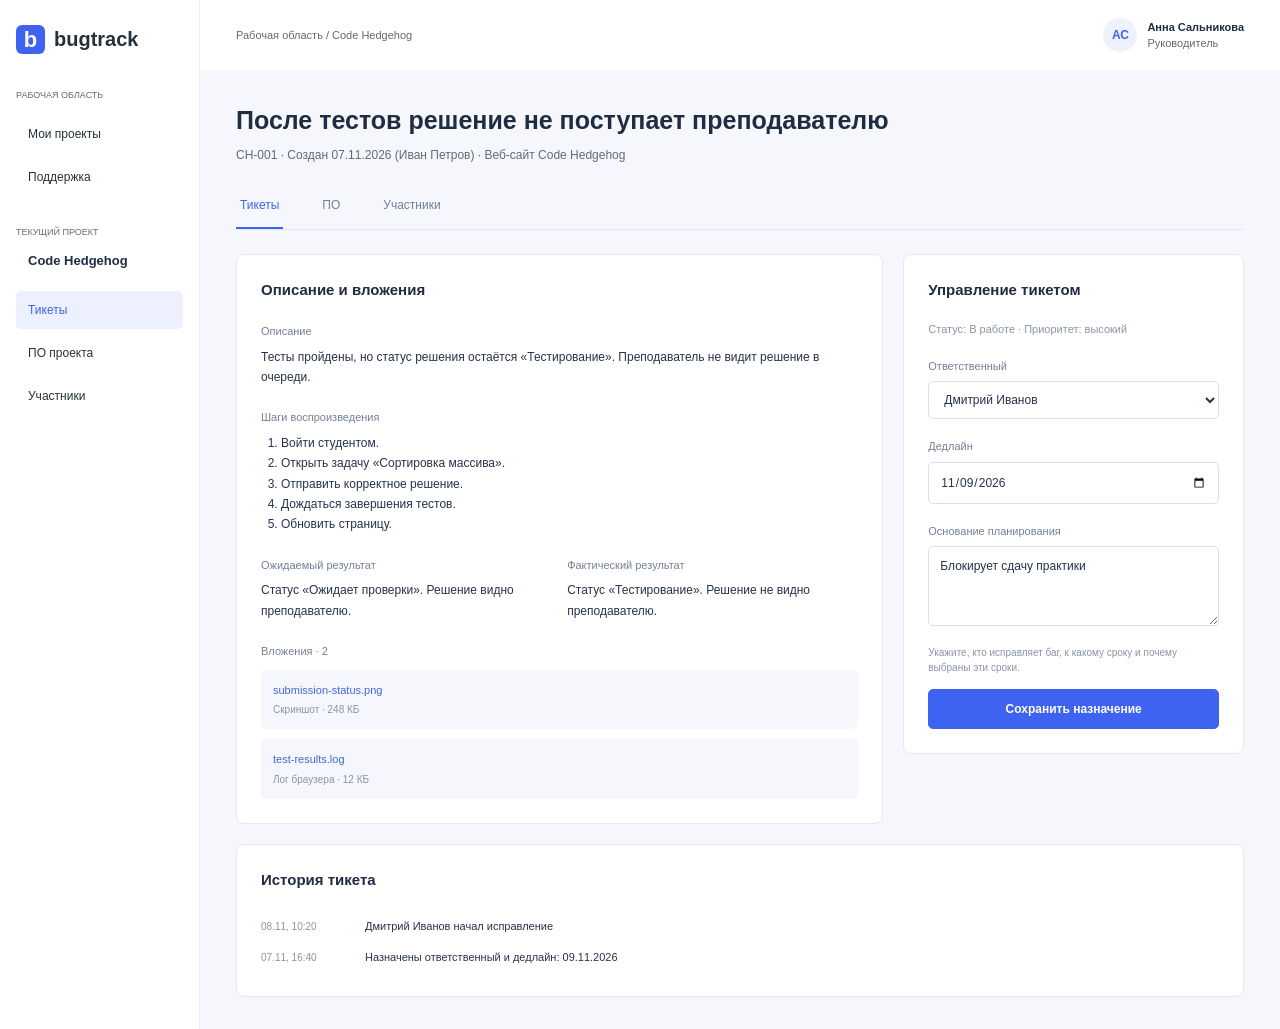
<file: wwwroot/ticket-manager.html>
﻿<!DOCTYPE html>
<html lang="ru">
<head>
    <meta charset="UTF-8">
    <meta name="viewport" content="width=device-width, initial-scale=1.0">

    <title>Карточка тикета — Bugtrack</title>

    <link rel="stylesheet" href="styles.css?v=6">
</head>

<body class="project-page" data-page="ticket-manager">
    <div class="app-layout">

        <aside class="sidebar">
            <a class="brand" href="projects.html">
                <span class="brand-icon">b</span>
                <span>bugtrack</span>
            </a>

            <p class="sidebar-label">РАБОЧАЯ ОБЛАСТЬ</p>

            <a class="navigation-link" href="projects.html">
                Мои проекты
            </a>

            <a class="navigation-link" href="support.html">
                Поддержка
            </a>

            <p class="sidebar-label project-navigation-label">
                ТЕКУЩИЙ ПРОЕКТ
            </p>

            <p class="current-project">Code Hedgehog</p>

            <nav aria-label="Разделы проекта">
                <a class="navigation-link active"
                   href="tickets.html?project=code-hedgehog">
                    Тикеты
                </a>

                <a class="navigation-link" href="software.html">
                    ПО проекта
                </a>

                <a class="navigation-link" href="members.html">
                    Участники
                </a>
            </nav>
        </aside>

        <div class="workspace">

            <header class="topbar">
                <p class="breadcrumbs">
                    Рабочая область / Code Hedgehog
                </p>

                <div class="user-menu">
                    <span class="avatar" aria-hidden="true">АС</span>

                    <div class="user-info">
                        <span class="user-name">Анна Сальникова</span>
                        <span class="muted">Руководитель</span>
                    </div>
                </div>
            </header>

            <main class="page-content">

                <div class="page-heading">
                    <div>
                        <h1>
                            После тестов решение не поступает преподавателю
                        </h1>

                        <p class="muted">
                            CH-001 · Создан 07.11.2026 (Иван Петров) ·
                            Веб-сайт Code Hedgehog
                        </p>
                    </div>
                </div>

                <nav class="project-tabs" aria-label="Вкладки проекта">
                    <a class="project-tab active"
                       href="tickets.html?project=code-hedgehog">
                        Тикеты
                    </a>

                    <a class="project-tab" href="software.html">
                        ПО
                    </a>

                    <a class="project-tab" href="members.html">
                        Участники
                    </a>
                </nav>

                <div class="ticket-card-grid">

                    <section class="content-panel ticket-section">
                        <h2>Описание и вложения</h2>

                        <h3>Описание</h3>

                        <p>
                            Тесты пройдены, но статус решения остаётся
                            «Тестирование». Преподаватель не видит
                            решение в очереди.
                        </p>

                        <h3>Шаги воспроизведения</h3>

                        <ol>
                            <li>Войти студентом.</li>
                            <li>Открыть задачу «Сортировка массива».</li>
                            <li>Отправить корректное решение.</li>
                            <li>Дождаться завершения тестов.</li>
                            <li>Обновить страницу.</li>
                        </ol>

                        <div class="result-fields">
                            <div>
                                <h3>Ожидаемый результат</h3>

                                <p>
                                    Статус «Ожидает проверки».
                                    Решение видно преподавателю.
                                </p>
                            </div>

                            <div>
                                <h3>Фактический результат</h3>

                                <p>
                                    Статус «Тестирование».
                                    Решение не видно преподавателю.
                                </p>
                            </div>
                        </div>

                        <h3>Вложения · 2</h3>

                        <div class="ticket-attachment">
                            <strong>submission-status.png</strong>
                            <span>Скриншот · 248 КБ</span>
                        </div>

                        <div class="ticket-attachment">
                            <strong>test-results.log</strong>
                            <span>Лог браузера · 12 КБ</span>
                        </div>
                    </section>

                    <section class="content-panel ticket-management">
                        <h2>Управление тикетом</h2>

                        <p class="ticket-meta">
                            Статус: В работе · Приоритет: высокий
                        </p>

                        <form id="assignment-form">
                            <div class="form-field">
                                <label for="ticket-assignee">
                                    Ответственный
                                </label>

                                <select id="ticket-assignee"
                                        name="assigneeId"
                                        required>
                                    <option value="dmitry">
                                        Дмитрий Иванов
                                    </option>

                                    <option value="roman">
                                        Роман Кишкин
                                    </option>
                                </select>
                            </div>

                            <div class="form-field">
                                <label for="ticket-deadline">
                                    Дедлайн
                                </label>

                                <input id="ticket-deadline"
                                       name="deadline"
                                       type="date"
                                       value="2026-11-09">
                            </div>

                            <div class="form-field">
                                <label for="planning-reason">
                                    Основание планирования
                                </label>

                                <textarea id="planning-reason"
                                          name="planningReason"
                                          rows="3">Блокирует сдачу практики</textarea>
                            </div>

                            <p class="form-note">
                                Укажите, кто исправляет баг, к какому
                                сроку и почему выбраны эти сроки.
                            </p>

                            <button class="button button-primary"
                                    type="submit">
                                Сохранить назначение
                            </button>
                        </form>
                    </section>

                </div>

                <section class="content-panel ticket-history">
                    <h2>История тикета</h2>

                    <ul class="history-list">
                        <li>
                            <time datetime="2026-11-08T10:20">
                                08.11, 10:20
                            </time>

                            <span>
                                Дмитрий Иванов начал исправление
                            </span>
                        </li>

                        <li>
                            <time datetime="2026-11-07T16:40">
                                07.11, 16:40
                            </time>

                            <span>
                                Назначены ответственный и дедлайн:
                                09.11.2026
                            </span>
                        </li>
                    </ul>
                </section>

            </main>
        </div>
    </div>

    <script src="page-scripts.js" defer></script>
</body>
</html>
</file>
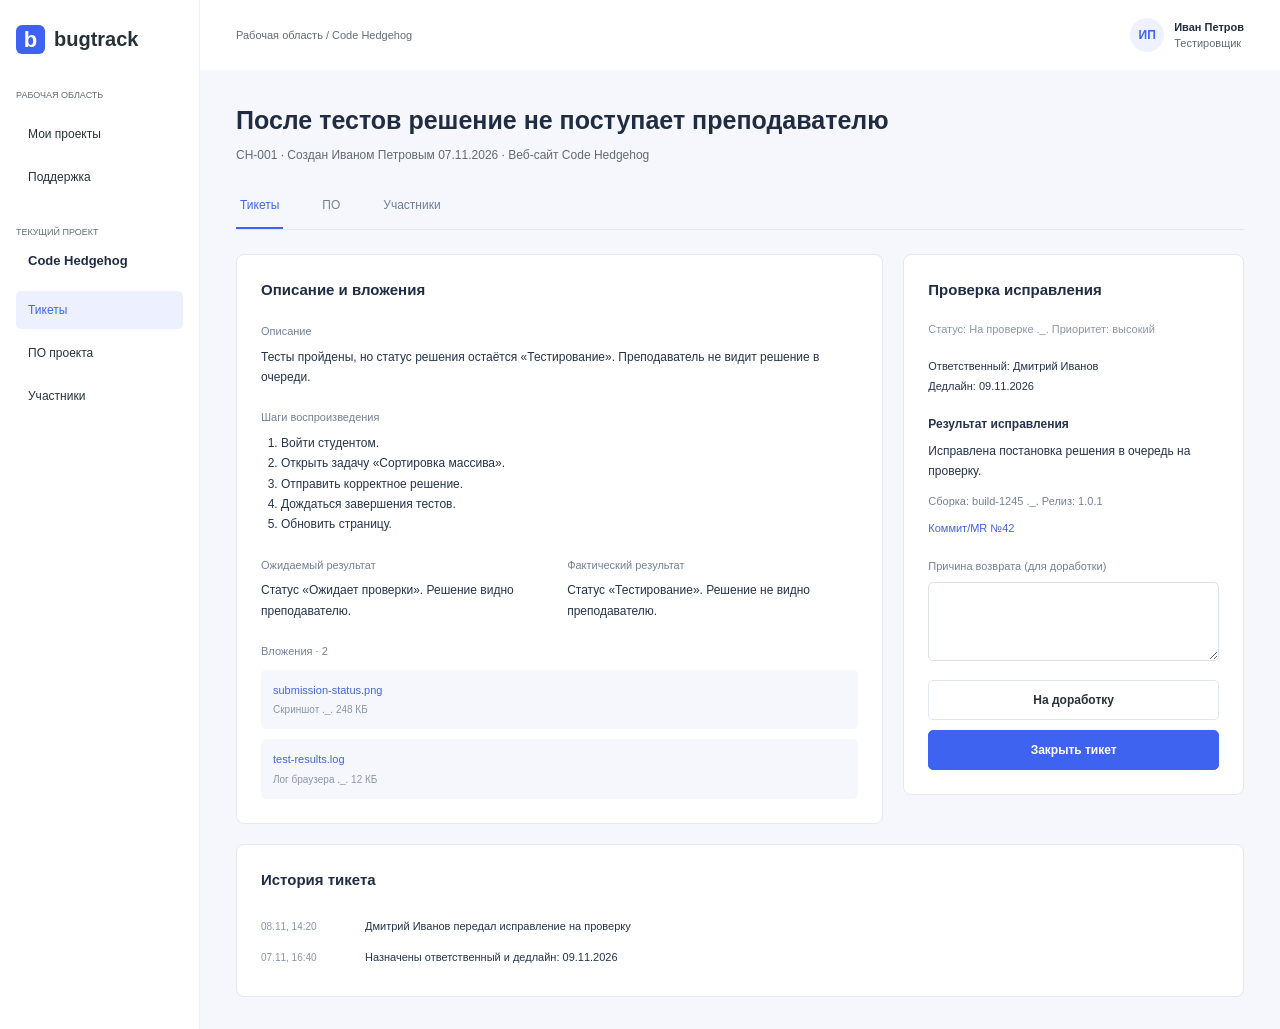
<file: wwwroot/ticket-tester.html>
﻿<!DOCTYPE html>
<html lang="ru">
<head>
    <meta charset="UTF-8">
    <meta name="viewport" content="width=device-width, initial-scale=1.0">

    <title>Проверка исправления — Bugtrack</title>

    <link rel="stylesheet" href="styles.css?v=7">
</head>

<body class="project-page" data-page="ticket-tester">
    <div class="app-layout">

        <aside class="sidebar">
            <a class="brand" href="projects.html">
                <span class="brand-icon">b</span>
                <span>bugtrack</span>
            </a>

            <p class="sidebar-label">РАБОЧАЯ ОБЛАСТЬ</p>

            <a class="navigation-link" href="projects.html">
                Мои проекты
            </a>

            <a class="navigation-link" href="support.html">
                Поддержка
            </a>

            <p class="sidebar-label project-navigation-label">
                ТЕКУЩИЙ ПРОЕКТ
            </p>

            <p class="current-project">Code Hedgehog</p>

            <nav aria-label="Разделы проекта">
                <a class="navigation-link active"
                   href="tickets.html?project=code-hedgehog">
                    Тикеты
                </a>

                <a class="navigation-link" href="software.html">
                    ПО проекта
                </a>

                <a class="navigation-link" href="members.html">
                    Участники
                </a>
            </nav>
        </aside>

        <div class="workspace">

            <header class="topbar">
                <p class="breadcrumbs">
                    Рабочая область / Code Hedgehog
                </p>

                <div class="user-menu">
                    <span class="avatar" aria-hidden="true">ИП</span>

                    <div class="user-info">
                        <span class="user-name">Иван Петров</span>
                        <span class="muted">Тестировщик</span>
                    </div>
                </div>
            </header>

            <main class="page-content">

                <div class="page-heading">
                    <div>
                        <h1>
                            После тестов решение не поступает преподавателю
                        </h1>

                        <p class="muted">
                            CH-001 · Создан Иваном Петровым 07.11.2026 ·
                            Веб-сайт Code Hedgehog
                        </p>
                    </div>
                </div>

                <nav class="project-tabs" aria-label="Вкладки проекта">
                    <a class="project-tab active"
                       href="tickets.html?project=code-hedgehog">
                        Тикеты
                    </a>

                    <a class="project-tab" href="software.html">
                        ПО
                    </a>

                    <a class="project-tab" href="members.html">
                        Участники
                    </a>
                </nav>

                <div class="ticket-card-grid">

                    <section class="content-panel ticket-section">
                        <h2>Описание и вложения</h2>

                        <h3>Описание</h3>

                        <p>
                            Тесты пройдены, но статус решения остаётся
                            «Тестирование». Преподаватель не видит
                            решение в очереди.
                        </p>

                        <h3>Шаги воспроизведения</h3>

                        <ol>
                            <li>Войти студентом.</li>
                            <li>Открыть задачу «Сортировка массива».</li>
                            <li>Отправить корректное решение.</li>
                            <li>Дождаться завершения тестов.</li>
                            <li>Обновить страницу.</li>
                        </ol>

                        <div class="result-fields">
                            <div>
                                <h3>Ожидаемый результат</h3>

                                <p>
                                    Статус «Ожидает проверки».
                                    Решение видно преподавателю.
                                </p>
                            </div>

                            <div>
                                <h3>Фактический результат</h3>

                                <p>
                                    Статус «Тестирование».
                                    Решение не видно преподавателю.
                                </p>
                            </div>
                        </div>

                        <h3>Вложения · 2</h3>

                        <div class="ticket-attachment">
                            <strong>submission-status.png</strong>
                            <span>Скриншот ._. 248 КБ</span>
                        </div>

                        <div class="ticket-attachment">
                            <strong>test-results.log</strong>
                            <span>Лог браузера ._. 12 КБ</span>
                        </div>
                    </section>

                    <section class="content-panel ticket-review">
                        <h2>Проверка исправления</h2>

                        <p class="ticket-meta">
                            Статус: На проверке ._. Приоритет: высокий
                        </p>

                        <p class="review-details">
                            Ответственный: Дмитрий Иванов
                        </p>

                        <p class="review-details">
                            Дедлайн: 09.11.2026
                        </p>

                        <h3>Результат исправления</h3>

                        <p class="review-result">
                            Исправлена постановка решения в очередь
                            на проверку.
                        </p>

                        <p class="review-build">
                            Сборка: build-1245 ._. Релиз: 1.0.1
                        </p>

                        <p class="fix-reference">
                            Коммит/MR №42
                        </p>

                        <form id="review-form">
                            <div class="form-field">
                                <label for="return-reason">
                                    Причина возврата (для доработки)
                                </label>

                                <textarea id="return-reason"
                                          name="returnReason"
                                          rows="3"
                                          aria-describedby="return-error"></textarea>

                                <p class="field-error"
                                   id="return-error"
                                   role="alert"
                                   hidden>
                                    Укажите причину возврата.
                                </p>
                            </div>

                            <div class="review-actions">
                                <button class="button button-secondary"
                                        type="submit"
                                        name="action"
                                        value="return">
                                    На доработку
                                </button>

                                <button class="button button-primary"
                                        type="submit"
                                        name="action"
                                        value="close">
                                    Закрыть тикет
                                </button>
                            </div>
                        </form>
                    </section>

                </div>

                <section class="content-panel ticket-history">
                    <h2>История тикета</h2>

                    <ul class="history-list">
                        <li>
                            <time datetime="2026-11-08T14:20">
                                08.11, 14:20
                            </time>

                            <span>
                                Дмитрий Иванов передал исправление на проверку
                            </span>
                        </li>

                        <li>
                            <time datetime="2026-11-07T16:40">
                                07.11, 16:40
                            </time>

                            <span>
                                Назначены ответственный и дедлайн:
                                09.11.2026
                            </span>
                        </li>
                    </ul>
                </section>

            </main>
        </div>
    </div>

    <script src="page-scripts.js" defer></script>
</body>
</html>
</file>
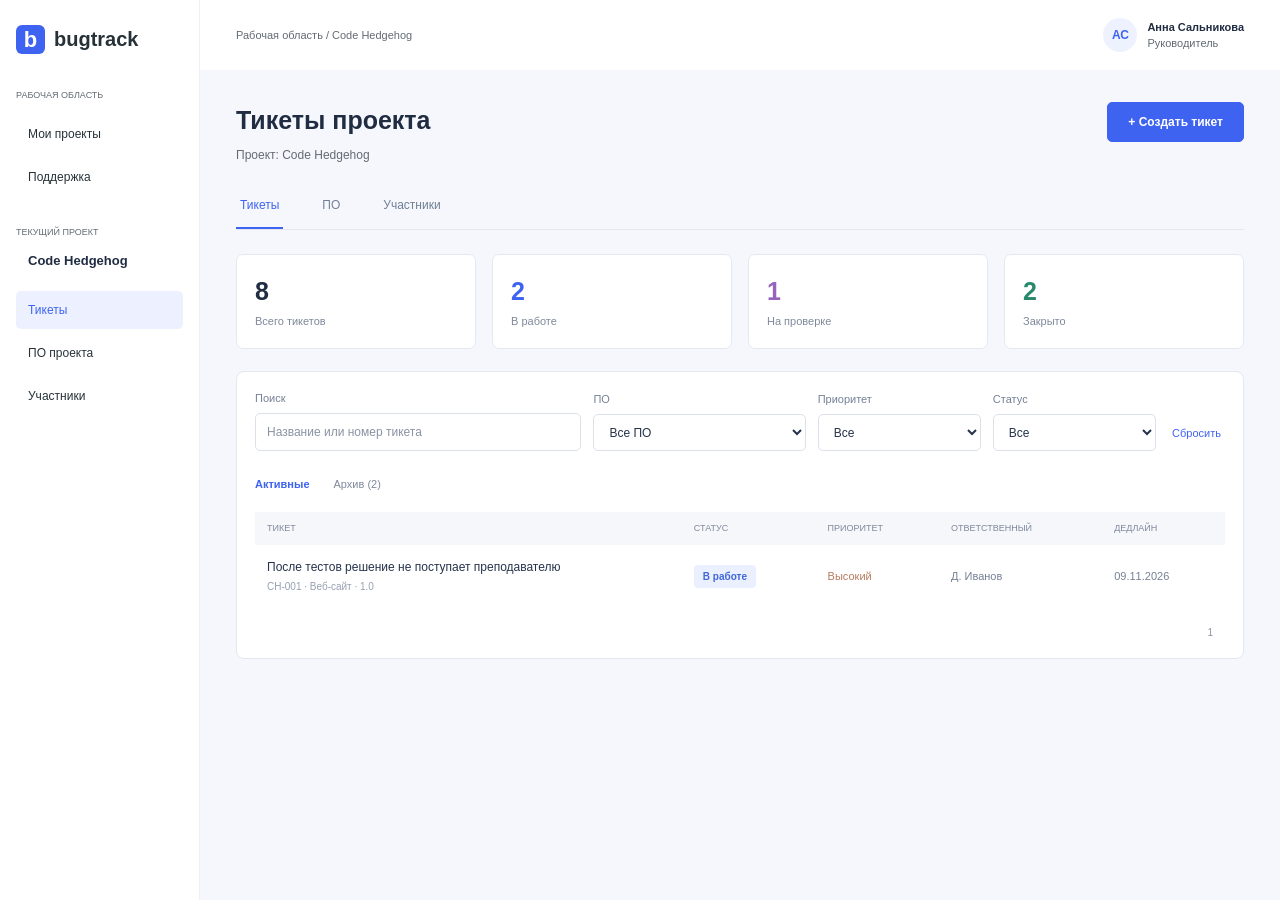
<file: wwwroot/tickets.html>
<!DOCTYPE html>
<html lang="ru">
<head>
    <meta charset="UTF-8">
    <meta name="viewport" content="width=device-width, initial-scale=1.0">

    <title>Тикеты проекта — Bugtrack</title>

    <link rel="stylesheet" href="styles.css">
</head>

<body class="project-page" data-page="tickets">
    <div class="app-layout">

        <aside class="sidebar">
            <a class="brand" href="projects.html">
                <span class="brand-icon">b</span>
                <span>bugtrack</span>
            </a>

            <p class="sidebar-label">РАБОЧАЯ ОБЛАСТЬ</p>

            <a class="navigation-link" href="projects.html">
                Мои проекты
            </a>

            <a class="navigation-link" href="support.html">
                Поддержка
            </a>

            <p class="sidebar-label project-navigation-label">
                ТЕКУЩИЙ ПРОЕКТ
            </p>

            <p class="current-project" data-project-name>
                Code Hedgehog
            </p>

            <nav aria-label="Разделы проекта">
                <a class="navigation-link active"
                   href="tickets.html"
                   data-project-link
                   aria-current="page">
                    Тикеты
                </a>

                <a class="navigation-link"
                   href="software.html"
                   data-project-link>
                    ПО проекта
                </a>

                <a class="navigation-link"
                   href="members.html"
                   data-project-link>
                    Участники
                </a>
            </nav>
        </aside>

        <div class="workspace">

            <header class="topbar">
                <p class="breadcrumbs">
                    Рабочая область /
                    <span data-project-name>Code Hedgehog</span>
                </p>

                <div class="user-menu">
                    <span class="avatar" aria-hidden="true">АС</span>

                    <div class="user-info">
                        <span class="user-name">Анна Сальникова</span>
                        <span class="muted">Руководитель</span>
                    </div>
                </div>
            </header>

            <main class="page-content">

                <div class="page-heading">
                    <div>
                        <h1>Тикеты проекта</h1>

                        <p class="muted">
                            Проект:
                            <span data-project-name>Code Hedgehog</span>
                        </p>
                    </div>

                    <a class="button button-primary"
                       href="create-ticket.html"
                       data-project-link>
                        + Создать тикет
                    </a>
                </div>

                <nav class="project-tabs" aria-label="Вкладки проекта">
                    <a class="project-tab active"
                       href="tickets.html"
                       data-project-link
                       aria-current="page">
                        Тикеты
                    </a>

                    <a class="project-tab"
                       href="software.html"
                       data-project-link>
                        ПО
                    </a>

                    <a class="project-tab"
                       href="members.html"
                       data-project-link>
                        Участники
                    </a>
                </nav>

                <p class="page-message"
                   id="page-message"
                   role="status"
                   hidden></p>

                <section class="ticket-statistics"
                         aria-label="Статистика тикетов">
                    <div class="stat-card">
                        <strong id="total-count">8</strong>
                        <span>Всего тикетов</span>
                    </div>

                    <div class="stat-card">
                        <strong id="progress-count">2</strong>
                        <span>В работе</span>
                    </div>

                    <div class="stat-card">
                        <strong id="review-count">1</strong>
                        <span>На проверке</span>
                    </div>

                    <div class="stat-card">
                        <strong id="closed-count">2</strong>
                        <span>Закрыто</span>
                    </div>
                </section>

                <section class="content-panel ticket-panel"
                         aria-label="Список тикетов">
                    <form class="ticket-filters"
                          id="ticket-filters"
                          role="search">
                        <div class="filter-field">
                            <label for="ticket-search">Поиск</label>

                            <input id="ticket-search"
                                   type="search"
                                   placeholder="Название или номер тикета">
                        </div>

                        <div class="filter-field">
                            <label for="software-filter">ПО</label>

                            <select id="software-filter">
                                <option value="">Все ПО</option>
                            </select>
                        </div>

                        <div class="filter-field">
                            <label for="priority-filter">Приоритет</label>

                            <select id="priority-filter">
                                <option value="">Все</option>
                                <option>Низкий</option>
                                <option>Средний</option>
                                <option>Высокий</option>
                                <option>Критический</option>
                            </select>
                        </div>

                        <div class="filter-field">
                            <label for="status-filter">Статус</label>

                            <select id="status-filter">
                                <option value="">Все</option>
                                <option>Новый</option>
                                <option>В работе</option>
                                <option>На проверке</option>
                                <option>На доработке</option>
                                <option>Закрыт</option>
                            </select>
                        </div>

                        <button class="text-button reset-filters"
                                type="reset">
                            Сбросить
                        </button>
                    </form>

                    <div class="list-tabs"
                         role="tablist"
                         aria-label="Активные и архивные тикеты">
                        <button class="list-tab active"
                                id="active-tab"
                                type="button"
                                role="tab"
                                aria-selected="true"
                                aria-controls="ticket-results"
                                tabindex="0">
                            Активные
                        </button>

                        <button class="list-tab"
                                id="archive-tab"
                                type="button"
                                role="tab"
                                aria-selected="false"
                                aria-controls="ticket-results"
                                tabindex="-1">
                            Архив
                            <span id="archive-count">(2)</span>
                        </button>
                    </div>

                    <div id="ticket-results"
                         role="tabpanel"
                         aria-labelledby="active-tab">
                        <div class="table-scroll">
                            <table class="data-table tickets-table">
                                <thead>
                                    <tr>
                                        <th scope="col">Тикет</th>
                                        <th scope="col">Статус</th>
                                        <th scope="col">Приоритет</th>
                                        <th scope="col">Ответственный</th>
                                        <th scope="col">Дедлайн</th>
                                    </tr>
                                </thead>

                                <tbody id="tickets-body">
                                    <tr>
                                        <td>
                                            <a class="ticket-title" href="ticket-manager.html">
                                                После тестов решение не поступает преподавателю
                                            </a>

                                            <span class="ticket-code">
                                                CH-001 · Веб-сайт · 1.0
                                            </span>
                                        </td>

                                        <td>
                                            <span class="status-badge status-progress">
                                                В работе
                                            </span>
                                        </td>

                                        <td class="priority-text">Высокий</td>
                                        <td>Д. Иванов</td>
                                        <td>09.11.2026</td>
                                    </tr>
                                </tbody>
                            </table>
                        </div>

                        <div class="empty-state"
                             id="tickets-empty"
                             hidden>
                            <h2>По вашему запросу ничего не найдено</h2>
                            <p>Измените запрос или сбросьте фильтры.</p>
                        </div>
                    </div>

                    <div class="table-footer">
                        <span id="results-count"
                              aria-live="polite"></span>

                        <span>1</span>
                    </div>
                </section>

            </main>
        </div>
    </div>
</body>
</html>
</file>
<file: wwwroot/styles.css>
*, * {
    box-sizing: border-box;
}

body {
    margin: 0;
    font: 14px/1.5 Arial, sans-serif;
    color: #263238;
    background: #f3f5f7;
}

h1, h2, p {
    margin: 0;
}

h1 {
    margin-bottom: 10px;
    font-size: 28px;
}

h2 {
    margin-bottom: 10px;
    font-size: 20px;
}

a {
    color: #315db5;
    text-underline-offset: 3px;
    overflow-wrap: anywhere;
}

button, input {
    font: inherit;
}

.muted, .breadcrumbs, .project-description, .form-note {
    color: #626b73;
}

.eyebrow, .sidebar-label {
    margin-bottom: 12px;
    color: #626b73;
    font-size: 12px;
}

.brand {
    display: flex;
    align-items: center;
    gap: 10px;
    color: #263238;
    font-size: 22px;
    font-weight: bold;
    text-decoration: none;
}

.brand-icon, .avatar, .project-icon {
    display: flex;
    align-items: center;
    justify-content: center;
    flex-shrink: 0;
    width: 40px;
    height: 40px;
    border-radius: 6px;
    color: #315db5;
    background: #e6edfa;
    font-weight: bold;
}

.brand-icon {
    color: #fff;
    background: #315db5;
}

.button {
    display: inline-block;
    padding: 10px 16px;
    border: 1px solid #c9cfd6;
    border-radius: 5px;
    background: #fff;
    color: #263238;
    font-weight: bold;
    text-align: center;
    text-decoration: none;
    cursor: pointer;
}

.button-primary {
    border-color: #315db5;
    color: #fff;
    background: #315db5;
}

.button:hover:not(:disabled) {
    background: #e6edfa;
    color: #263238;
}

.button:disabled {
    opacity: .55;
    cursor: not-allowed;
}

a:focus-visible, button:focus-visible, input:focus-visible {
    outline: 2px solid #315db5;
    outline-offset: 3px;
}

.login-layout {
    display: flex;
    min-height: 100vh;
}

.login-description, .login-form-area {
    display: flex;
    flex: 1;
    flex-direction: column;
    justify-content: center;
    padding: 40px;
}

.login-description {
    gap: 50px;
    background: #e6edfa;
}

.login-description-text {
    margin-top: 20px;
    color: #4c5969;
    font-size: 16px;
}

.login-footer {
    color: #626b73;
}

.login-card {
    width: 100%;
    max-width: 400px;
    margin: 0 auto;
    padding: 28px;
    border: 1px solid #d8dde3;
    border-radius: 8px;
    background: #fff;
}

    .login-card form {
        margin-top: 24px;
    }

.form-field {
    margin-bottom: 18px;
}

    .form-field label {
        display: block;
        margin-bottom: 6px;
        font-weight: bold;
    }

    .form-field input {
        width: 100%;
        padding: 11px;
        border: 1px solid #b9c1ca;
        border-radius: 5px;
        background: #fff;
        color: #263238;
    }

.password-field {
    display: flex;
    align-items: center;
    gap: 8px;
}

    .password-field input {
        min-width: 0;
    }

.password-toggle {
    padding: 8px;
    border: 0;
    background: transparent;
    color: #315db5;
    cursor: pointer;
}

.login-submit {
    width: 100%;
}

.app-layout {
    display: flex;
    min-height: 100vh;
}

.sidebar {
    display: flex;
    width: 210px;
    flex-shrink: 0;
    flex-direction: column;
    padding: 24px 16px;
    border-right: 1px solid #d8dde3;
    background: #fff;
}

    .sidebar .brand {
        margin-bottom: 35px;
    }

.navigation-link {
    display: block;
    padding: 10px;
    border-radius: 5px;
    color: #263238;
    text-decoration: none;
}

    .navigation-link.active, .navigation-link:hover {
        color: #315db5;
        background: #e6edfa;
    }

    .navigation-link span {
        margin-right: 8px;
    }

.project-navigation-label {
    margin-top: 25px;
}

.sidebar-footer {
    margin-top: auto;
    padding-top: 30px;
    color: #626b73;
    font-size: 12px;
}

.workspace {
    flex: 1;
    min-width: 0;
}

.topbar, .page-heading, .user-menu, .project-card-heading, .project-card-footer, .software-card, .modal-heading {
    display: flex;
    align-items: center;
    justify-content: space-between;
    gap: 16px;
}

.topbar {
    padding: 20px 28px;
    border-bottom: 1px solid #d8dde3;
    background: #fff;
}

.user-info {
    display: flex;
    flex-direction: column;
    font-size: 12px;
}

.user-name {
    font-weight: bold;
}

.avatar {
    border-radius: 50%;
    font-size: 12px;
}

.page-content {
    padding: 30px;
}

.page-heading {
    margin-bottom: 26px;
}

.projects-grid {
    display: grid;
    grid-template-columns: repeat(3, minmax(0, 1fr));
    gap: 20px;
}

.project-card, .software-card {
    padding: 22px;
    border: 1px solid #d8dde3;
    border-radius: 8px;
    background: #fff;
}

.project-card {
    display: flex;
    min-width: 0;
    flex-direction: column;
}

.project-card-heading {
    margin-bottom: 20px;
}

.project-card h2, .software-card h2 {
    overflow-wrap: anywhere;
}

.icon-purple {
    color: #67439a;
    background: #eee6f7;
}

.icon-green {
    color: #28714e;
    background: #e3f1e8;
}

.badge, .version-badge {
    padding: 4px 8px;
    border-radius: 4px;
    background: #eef1f4;
    color: #4c5969;
    font-size: 12px;
}

.project-statistics {
    display: flex;
    gap: 30px;
    margin: 24px 0;
}

    .project-statistics div {
        display: flex;
        flex-direction: column;
    }

    .project-statistics strong {
        font-size: 22px;
    }

    .project-statistics span {
        color: #626b73;
    }

.project-card-footer {
    flex-wrap: wrap;
    margin-top: auto;
    padding-top: 16px;
    border-top: 1px solid #d8dde3;
}

.team-avatars {
    display: flex;
    flex-wrap: wrap;
    gap: 4px;
}

    .team-avatars span {
        padding: 5px;
        border-radius: 50%;
        background: #eef1f4;
        font-size: 10px;
    }

.software-list {
    display: flex;
    flex-direction: column;
    gap: 16px;
}

.software-card-content, .software-details, .software-actions, .modal-actions {
    display: flex;
    align-items: center;
    gap: 12px;
}

    .software-card-content, .software-card-content > div {
        min-width: 0;
    }

.software-details, .software-actions {
    flex-wrap: wrap;
}

.software-details {
    color: #626b73;
    font-size: 13px;
}

.software-link {
    display: inline-block;
    margin-top: 12px;
}

.modal {
    width: 460px;
    max-width: calc(100% - 32px);
    max-height: 90vh;
    padding: 24px;
    overflow-y: auto;
    border: 1px solid #b9c1ca;
    border-radius: 8px;
    color: #263238;
    background: #fff;
}

    .modal::backdrop {
        background: #0006;
    }

.modal-heading {
    align-items: flex-start;
    margin-bottom: 24px;
}

.modal-close {
    padding: 0 8px;
    border: 0;
    color: #626b73;
    background: transparent;
    font-size: 26px;
    cursor: pointer;
}

.modal-actions {
    flex-wrap: wrap;
    justify-content: flex-end;
    margin-top: 24px;
}

.visually-hidden {
    position: absolute;
    width: 1px;
    height: 1px;
    overflow: hidden;
    clip-path: inset(50%);
    white-space: nowrap;
}

@media (max-width: 1100px) {
    .projects-grid {
        grid-template-columns: repeat(2, minmax(0, 1fr));
    }

    .software-card {
        align-items: flex-start;
        flex-direction: column;
    }
}

@media (max-width: 700px) {
    .login-layout, .app-layout {
        flex-direction: column;
    }

    .login-description, .login-form-area {
        padding: 24px;
    }

    .login-description {
        gap: 24px;
    }

    .sidebar {
        width: 100%;
        border-right: 0;
        border-bottom: 1px solid #d8dde3;
    }

        .sidebar .brand {
            margin-bottom: 20px;
        }

    .sidebar-footer {
        display: none;
    }

    .topbar, .page-heading {
        align-items: flex-start;
        flex-direction: column;
    }

    .page-content {
        padding: 20px;
    }

    .projects-grid {
        grid-template-columns: 1fr;
    }

    .user-menu, .software-actions {
        flex-wrap: wrap;
    }
}

.project-page {
    color: #202c42;
    background: #f6f7fc;
    font-size: 13px;
}

    .project-page h1 {
        margin-bottom: 6px;
        font-size: 25px;
    }

    .project-page .sidebar {
        width: 200px;
        border-color: #eef0f5;
    }

    .project-page .brand {
        gap: 9px;
        font-size: 20px;
    }

    .project-page .brand-icon {
        width: 29px;
        height: 29px;
        color: #fff;
        background: #3e63f0;
        font-size: 22px;
    }

    .project-page .sidebar-label {
        margin-bottom: 12px;
        font-size: 9px;
    }

    .project-page .navigation-link {
        margin-bottom: 5px;
        padding: 10px 12px;
        font-size: 12px;
    }

        .project-page .navigation-link.active {
            color: #3e63f0;
            background: #edf1ff;
        }

.current-project {
    margin-bottom: 20px;
    padding-left: 12px;
    font-weight: bold;
}

.project-page .topbar {
    min-height: 70px;
    padding: 16px 36px;
    border: 0;
}

.project-page .breadcrumbs {
    font-size: 11px;
}

.project-page .avatar {
    width: 34px;
    height: 34px;
    color: #3e63f0;
    background: #eef2ff;
}

.project-page .user-menu {
    gap: 10px;
}

.project-page .user-info {
    font-size: 11px;
}

.project-page .page-content {
    max-width: 1440px;
    margin: 0 auto;
    padding: 32px 36px;
}

.project-page .page-heading {
    align-items: flex-start;
    margin-bottom: 22px;
}

    .project-page .page-heading .muted {
        font-size: 12px;
    }

.project-page .button {
    padding: 10px 20px;
    border-color: #e2e6ef;
    font-size: 12px;
}

.project-page .button-primary {
    color: #fff;
    border-color: #3e63f0;
    background: #3e63f0;
}

    .project-page .button-primary:hover {
        color: #fff;
        background: #3052d7;
    }

.project-tabs {
    display: flex;
    gap: 35px;
    margin-bottom: 24px;
    border-bottom: 1px solid #e3e7ef;
}

.project-tab {
    padding: 10px 4px 13px;
    border-bottom: 2px solid transparent;
    color: #718096;
    font-size: 12px;
    text-decoration: none;
}

    .project-tab.active {
        color: #3e63f0;
        border-color: #3e63f0;
    }

.ticket-statistics {
    display: grid;
    grid-template-columns: repeat(4, minmax(0, 1fr));
    gap: 16px;
    margin-bottom: 22px;
}

.stat-card {
    display: flex;
    flex-direction: column;
    gap: 3px;
    padding: 18px;
    border: 1px solid #e4e8f0;
    border-radius: 7px;
    background: #fff;
}

    .stat-card strong {
        font-size: 25px;
    }

    .stat-card span {
        color: #7e899b;
        font-size: 11px;
    }

    .stat-card:nth-child(2) strong {
        color: #3e63f0;
    }

    .stat-card:nth-child(3) strong {
        color: #9763bd;
    }

    .stat-card:nth-child(4) strong {
        color: #28896c;
    }

.content-panel {
    min-width: 0;
    padding: 24px;
    border: 1px solid #e4e8f0;
    border-radius: 8px;
    background: #fff;
}

.ticket-panel {
    padding: 18px;
}

.ticket-filters {
    display: grid;
    grid-template-columns: 2fr 1.3fr 1fr 1fr auto;
    align-items: end;
    gap: 12px;
    margin-bottom: 18px;
}

.filter-field {
    min-width: 0;
}

    .filter-field label {
        display: block;
        margin-bottom: 7px;
        color: #748096;
        font-size: 11px;
    }

.ticket-filters input, .ticket-filters select {
    width: 100%;
    min-width: 0;
    min-height: 37px;
    padding: 9px 11px;
    border: 1px solid #dce1e9;
    border-radius: 5px;
    color: #26334a;
    background: #fff;
    font: inherit;
    font-size: 12px;
}

    .ticket-filters input::placeholder {
        color: #8a93a3;
    }

.ticket-filters select {
    cursor: pointer;
}

    .ticket-filters select:focus-visible {
        outline: 2px solid #3e63f0;
        outline-offset: 2px;
    }

.text-button {
    padding: 5px 0;
    border: 0;
    color: #3e63f0;
    background: transparent;
    font: inherit;
    font-size: 11px;
    cursor: pointer;
}

.reset-filters {
    padding: 10px 4px;
}

.list-tabs {
    display: flex;
    gap: 24px;
    margin-bottom: 12px;
}

.list-tab {
    padding: 7px 0;
    border: 0;
    color: #7e899b;
    background: transparent;
    font: inherit;
    font-size: 11px;
    cursor: pointer;
}

    .list-tab.active {
        color: #3e63f0;
        font-weight: bold;
    }

.table-scroll {
    overflow-x: auto;
}

.data-table {
    width: 100%;
    border-collapse: collapse;
    text-align: left;
}

    .data-table th {
        padding: 10px 12px;
        color: #7e899b;
        background: #f6f7fb;
        font-size: 9px;
        font-weight: normal;
        text-transform: uppercase;
    }

    .data-table td {
        padding: 13px 12px;
        border-bottom: 1px solid #edf0f5;
        color: #758095;
        font-size: 11px;
    }

    .data-table tr:last-child td {
        border-bottom: 0;
    }

.tickets-table {
    min-width: 740px;
}

    .tickets-table th:first-child {
        width: 44%;
    }

.ticket-title {
    display: block;
    color: #26334a;
    font-size: 12px;
}

.ticket-code {
    display: block;
    margin-top: 3px;
    color: #97a0b1;
    font-size: 10px;
}

.data-table .priority-text {
    color: #b67a5d;
}

.status-badge {
    display: inline-block;
    padding: 4px 9px;
    border-radius: 4px;
    font-size: 10px;
    font-weight: bold;
    white-space: nowrap;
}

.status-new {
    color: #7c8898;
    background: #edf0f5;
}

.status-progress {
    color: #4166d9;
    background: #eaf0ff;
}

.status-review {
    color: #9368ba;
    background: #f1eaff;
}

.status-revision {
    color: #b47b27;
    background: #fff1d9;
}

.status-closed {
    color: #28896c;
    background: #e6f5ee;
}

.table-footer {
    display: flex;
    justify-content: space-between;
    margin-top: 18px;
    padding: 0 12px;
    color: #8a95a6;
    font-size: 10px;
}

.empty-state {
    padding: 45px 15px;
    color: #7e899b;
    text-align: center;
}

    .empty-state h2 {
        margin-bottom: 5px;
        color: #26334a;
        font-size: 16px;
    }

.page-message {
    margin-bottom: 20px;
    padding: 12px 16px;
    border-radius: 5px;
    color: #28896c;
    background: #e6f5ee;
    font-size: 12px;
}

[hidden] {
    display: none !important;
}

@media (max-width: 1100px) {
    .project-page .sidebar {
        width: 175px;
    }

    .project-page .page-content {
        padding: 24px;
    }

    .ticket-filters {
        grid-template-columns: repeat(2, minmax(0, 1fr));
    }

    .reset-filters {
        justify-self: start;
    }
}

@media (max-width: 800px) {
    .ticket-statistics {
        grid-template-columns: repeat(2, minmax(0, 1fr));
    }
}

@media (max-width: 700px) {
    .project-page .sidebar {
        width: 100%;
        padding: 18px;
    }

        .project-page .sidebar .brand {
            margin-bottom: 15px;
        }

        .project-page .sidebar nav {
            display: flex;
            flex-wrap: wrap;
            gap: 8px;
        }

    .project-page .topbar {
        padding: 15px 20px;
    }

    .project-page .page-content {
        padding: 20px 16px;
    }

    .project-page .page-heading {
        flex-direction: column;
        gap: 14px;
    }

    .project-tabs {
        gap: 26px;
    }
}

.team-panel h2 {
    margin-bottom: 20px;
    font-size: 16px;
}

.members-table {
    min-width: 660px;
}

    .members-table th:first-child {
        width: 45%;
    }

    .members-table th:nth-child(2) {
        width: 25%;
    }

    .members-table td {
        padding-top: 16px;
        padding-bottom: 16px;
    }

.member-identity {
    display: flex;
    align-items: center;
    gap: 13px;
}

    .member-identity strong {
        color: #26334a;
        font-size: 12px;
    }

.member-email {
    display: block;
    margin-top: 2px;
    color: #95a0b0;
    font-size: 10px;
}

.role-manager {
    color: #9368ba;
    background: #f1eaff;
}

.role-member {
    color: #4166d9;
    background: #eaf0ff;
}

.member-actions {
    display: flex;
    align-items: center;
    gap: 20px;
}

.role-select {
    width: 125px;
    min-height: 30px;
    padding: 4px 7px;
    border: 1px solid #edf0f5;
    border-radius: 5px;
    color: #4166d9;
    background: #fff;
    font: inherit;
    font-size: 10px;
    cursor: pointer;
}

    .role-select:focus-visible {
        outline: 2px solid #3e63f0;
        outline-offset: 2px;
    }

.danger-button {
    color: #c7747a;
}

    .danger-button:hover {
        color: #a74650;
        text-decoration: underline;
    }

@media (max-width: 700px) {
    .member-actions {
        gap: 10px;
    }

    .team-panel {
        padding: 16px;
    }
}

.project-page .software-card {
    display: flex;
    align-items: stretch;
    justify-content: space-between;
    gap: 24px;
    padding: 24px;
    border: 1px solid #e4e8f0;
    border-radius: 8px;
    background: #fff;
}

.software-information {
    flex: 1;
    min-width: 0;
}

.project-page .software-card h2 {
    margin-bottom: 6px;
    color: #26334a;
    font-size: 16px;
}

.project-page .software-card .muted {
    font-size: 12px;
}

.project-page .software-details {
    display: flex;
    align-items: center;
    flex-wrap: wrap;
    gap: 20px;
    margin-top: 18px;
    color: #8a95a6;
    font-size: 10px;
}

.project-page .version-badge {
    padding: 4px 8px;
    border-radius: 4px;
    color: #4166d9;
    background: #eaf0ff;
    font-size: 10px;
}

.project-page .software-link {
    display: inline-block;
    margin-top: 20px;
    color: #4166d9;
    font-size: 11px;
    text-decoration: none;
    overflow-wrap: anywhere;
}

    .project-page .software-link:hover {
        text-decoration: underline;
    }

.project-page .software-actions {
    display: flex;
    flex-shrink: 0;
    flex-direction: column;
    align-items: stretch;
    justify-content: space-between;
    gap: 20px;
}

    .project-page .software-actions .button {
        min-width: 140px;
    }

.project-page .button-secondary:hover {
    color: #3e63f0;
    background: #f4f6ff;
}

@media (max-width: 700px) {
    .project-page .software-card {
        flex-direction: column;
        gap: 20px;
        padding: 18px;
    }

    .project-page .software-actions {
        flex-direction: row;
        flex-wrap: wrap;
        justify-content: flex-start;
        gap: 10px;
    }
}

.ticket-form-grid {
    display: grid;
    grid-template-columns: minmax(0, 1.8fr) minmax(270px, 1fr);
    align-items: stretch;
    gap: 20px;
}

    .ticket-form-grid > .content-panel {
        min-width: 0;
    }

    .ticket-form-grid h2 {
        margin-bottom: 23px;
        font-size: 15px;
    }

.project-page .form-field {
    min-width: 0;
    margin-bottom: 19px;
}

    .project-page .form-field label, .project-page .field-label {
        display: block;
        margin-bottom: 7px;
        color: #748096;
        font-size: 11px;
        font-weight: normal;
    }

    .project-page .form-field input, .project-page .form-field select, .project-page .form-field textarea {
        width: 100%;
        min-width: 0;
        padding: 10px 11px;
        border: 1px solid #dce1e9;
        border-radius: 5px;
        color: #26334a;
        background: #fff;
        font: inherit;
        font-size: 12px;
    }

    .project-page .form-field input, .project-page .form-field select {
        min-height: 38px;
    }

    .project-page .form-field textarea {
        display: block;
        resize: vertical;
        line-height: 1.6;
    }

        .project-page .form-field input::placeholder, .project-page .form-field textarea::placeholder {
            color: #8a93a3;
        }

    .project-page .form-field select {
        cursor: pointer;
    }

        .project-page .form-field input:focus-visible, .project-page .form-field select:focus-visible, .project-page .form-field textarea:focus-visible {
            outline: 2px solid #3e63f0;
            outline-offset: 2px;
        }

.result-fields {
    display: grid;
    grid-template-columns: repeat(2, minmax(0, 1fr));
    gap: 15px;
}

    .result-fields textarea {
        min-height: 120px;
    }

.project-page .form-note {
    color: #8a95a6;
    font-size: 10px;
}

.ticket-description > .form-note {
    margin-top: 20px;
}

.file-picker {
    position: relative;
    padding: 16px;
    border: 1px solid #e4e8f0;
    border-radius: 5px;
    background: #f6f7fc;
}

    .file-picker:focus-within {
        outline: 2px solid #3e63f0;
        outline-offset: 2px;
    }

.project-page .form-field .file-button {
    display: inline-block;
    margin-bottom: 12px;
    color: #3e63f0;
    font-size: 12px;
    font-weight: bold;
    cursor: pointer;
}

.file-button:hover {
    text-decoration: underline;
}

.project-page .form-field input.visually-hidden {
    position: absolute;
    width: 1px;
    height: 1px;
    min-height: 0;
    padding: 0;
    overflow: hidden;
    border: 0;
    clip-path: inset(50%);
}

.attachment-list {
    display: flex;
    flex-direction: column;
    gap: 9px;
    margin: 16px 0 0;
    padding: 0;
    list-style: none;
}

    .attachment-list li {
        display: flex;
        align-items: center;
        justify-content: space-between;
        gap: 10px;
        padding: 11px;
        border: 1px solid #e4e8f0;
        border-radius: 5px;
    }

        .attachment-list li > div {
            min-width: 0;
        }

    .attachment-list strong {
        display: block;
        font-size: 11px;
        font-weight: normal;
        overflow-wrap: anywhere;
    }

    .attachment-list span {
        display: block;
        margin-top: 3px;
        color: #8a95a6;
        font-size: 10px;
    }

.remove-file {
    padding: 3px 6px;
    border: 0;
    color: #8a95a6;
    background: transparent;
    font-size: 18px;
    cursor: pointer;
}

    .remove-file:hover {
        color: #b94e58;
    }

.field-error {
    margin-top: 10px;
    color: #b94e58;
    font-size: 11px;
}

.form-actions {
    display: flex;
    justify-content: flex-end;
    gap: 12px;
    margin-top: 20px;
}

@media (max-width: 800px) {
    .ticket-form-grid {
        grid-template-columns: minmax(0, 1fr);
    }
}

@media (max-width: 700px) {
    .ticket-form-grid > .content-panel {
        padding: 18px;
    }

    .result-fields {
        grid-template-columns: minmax(0, 1fr);
        gap: 0;
    }

    .form-actions {
        flex-wrap: wrap;
    }
}

.project-page .modal {
    width: 460px;
    max-width: calc(100% - 32px);
    max-height: 90vh;
    padding: 25px;
    overflow-y: auto;
    border: 0;
    border-radius: 9px;
    color: #26334a;
    background: white;
}

    .project-page .modal::backdrop {
        background: #677da040;
    }

.project-page .modal-heading {
    display: flex;
    align-items: flex-start;
    justify-content: space-between;
    gap: 16px;
    margin-bottom: 24px;
}

    .project-page .modal-heading h2 {
        margin-bottom: 7px;
        font-size: 19px;
    }

    .project-page .modal-heading .muted {
        font-size: 11px;
    }

.project-page .modal-close {
    padding: 0 6px;
    border: 0;
    color: #8a95a6;
    background: transparent;
    font-size: 24px;
    line-height: 1;
    cursor: pointer;
}

    .project-page .modal-close:hover {
        color: #26334a;
    }

.project-page .modal-actions {
    display: flex;
    flex-wrap: wrap;
    justify-content: flex-end;
    gap: 12px;
    margin-top: 24px;
}

.create-project-dialog {
    width: 460px;
    max-width: calc(100% - 32px);
    max-height: 90vh;
    padding: 25px;
    overflow-y: auto;
    border: 0;
    border-radius: 9px;
    color: #26334a;
    background: white;
}

    .create-project-dialog::backdrop {
        background: #677da040;
    }

    .create-project-dialog .modal-heading {
        display: flex;
        align-items: flex-start;
        justify-content: space-between;
        gap: 16px;
        margin-bottom: 24px;
    }

    .create-project-dialog h2 {
        margin-bottom: 7px;
        font-size: 19px;
    }

    .create-project-dialog .muted {
        font-size: 11px;
    }

    .create-project-dialog .modal-close {
        padding: 0 6px;
        border: 0;
        color: #8a95a6;
        background: transparent;
        font-size: 24px;
        line-height: 1;
        cursor: pointer;
    }

    .create-project-dialog .form-field {
        margin-bottom: 19px;
    }

    .create-project-dialog label {
        display: block;
        margin-bottom: 7px;
        color: #748096;
        font-size: 11px;
        font-weight: normal;
    }

    .create-project-dialog input,
    .create-project-dialog textarea {
        display: block;
        width: 100%;
        min-width: 0;
        padding: 10px 11px;
        border: 1px solid #dce1e9;
        border-radius: 5px;
        color: #26334a;
        background: white;
        font: inherit;
        font-size: 12px;
    }

    .create-project-dialog textarea {
        resize: vertical;
        line-height: 1.6;
    }

        .create-project-dialog input:focus-visible,
        .create-project-dialog textarea:focus-visible {
            outline: 2px solid #3e63f0;
            outline-offset: 2px;
        }

    .create-project-dialog .modal-actions {
        display: flex;
        flex-wrap: wrap;
        justify-content: flex-end;
        gap: 12px;
        margin-top: 24px;
    }

    .create-project-dialog .button {
        padding: 10px 18px;
        font-size: 12px;
    }

    .create-project-dialog .button-primary {
        border-color: #3e63f0;
        color: white;
        background: #3e63f0;
    }

        .create-project-dialog .button-primary:hover {
            color: white;
            background: #3052d7;
        }

.ticket-card-grid {
    display: grid;
    grid-template-columns: minmax(0, 1.9fr) minmax(280px, 1fr);
    align-items: start;
    gap: 20px;
}

.ticket-section h2,
.ticket-management h2,
.ticket-history h2 {
    margin-bottom: 20px;
    font-size: 15px;
}

.ticket-section h3 {
    margin: 22px 0 7px;
    color: #748096;
    font-size: 11px;
    font-weight: normal;
}

.ticket-section p,
.ticket-section ol {
    color: #26334a;
    font-size: 12px;
    line-height: 1.7;
}

.ticket-section ol {
    margin: 0;
    padding-left: 20px;
}

.ticket-attachment {
    margin-top: 10px;
    padding: 12px;
    border-radius: 5px;
    background: #f6f7fc;
}

    .ticket-attachment strong {
        display: block;
        color: #4166d9;
        font-size: 11px;
        font-weight: normal;
        overflow-wrap: anywhere;
    }

    .ticket-attachment span {
        display: block;
        margin-top: 4px;
        color: #8a95a6;
        font-size: 10px;
    }

.ticket-meta {
    margin-bottom: 20px;
    color: #8a95a6;
    font-size: 11px;
}

.ticket-management .button {
    width: 100%;
    margin-top: 14px;
}

.ticket-history {
    margin-top: 20px;
}

.history-list {
    margin: 0;
    padding: 0;
    list-style: none;
}

    .history-list li {
        display: flex;
        align-items: baseline;
        gap: 24px;
        padding: 7px 0;
        color: #26334a;
        font-size: 11px;
    }

    .history-list time {
        flex-shrink: 0;
        min-width: 80px;
        color: #8a95a6;
        font-size: 10px;
    }

.ticket-title {
    text-decoration: none;
}

a.ticket-title:hover {
    text-decoration: underline;
}

@media (max-width: 800px) {
    .ticket-card-grid {
        grid-template-columns: minmax(0, 1fr);
    }
}

@media (max-width: 700px) {
    .history-list li {
        flex-direction: column;
        gap: 4px;
    }
}

.ticket-review h2 {
    margin-bottom: 20px;
    font-size: 15px;
}

.ticket-review h3 {
    margin: 20px 0 8px;
    color: #26334a;
    font-size: 12px;
}

.review-details {
    margin-top: 4px;
    color: #26334a;
    font-size: 11px;
}

.review-result {
    color: #26334a;
    font-size: 12px;
    line-height: 1.7;
}

.review-build {
    margin-top: 12px;
    color: #748096;
    font-size: 11px;
}

.fix-reference {
    margin-top: 10px;
    color: #4166d9;
    font-size: 11px;
    overflow-wrap: anywhere;
}

.ticket-review form {
    margin-top: 22px;
}

.review-actions {
    display: flex;
    flex-direction: column;
    gap: 10px;
}

    .review-actions .button {
        width: 100%;
    }

.project-page .form-field textarea[aria-invalid="true"] {
    border-color: #b94e58;
}

.ticket-side-panels {
    display: flex;
    min-width: 0;
    flex-direction: column;
    gap: 20px;
}

.ticket-planning h2,
.ticket-work h2 {
    margin-bottom: 20px;
    font-size: 15px;
}

.ticket-badges {
    display: flex;
    flex-wrap: wrap;
    gap: 10px;
    margin-bottom: 20px;
}

.priority-high {
    color: #bd6579;
    background: #fcecf1;
}

.ticket-planning h3 {
    margin: 18px 0 6px;
    color: #748096;
    font-size: 11px;
    font-weight: normal;
}

.ticket-planning p {
    color: #26334a;
    font-size: 12px;
    line-height: 1.7;
}

.work-description {
    margin-bottom: 12px;
    color: #26334a;
    font-size: 12px;
    font-weight: bold;
}

.work-hint {
    margin-bottom: 22px;
    color: #8a95a6;
    font-size: 11px;
    line-height: 1.7;
}

.ticket-work .button {
    width: 100%;
}

.review-ticket {
    margin-bottom: 22px;
    color: #8a95a6;
    font-size: 11px;
    line-height: 1.6;
}

.review-notice {
    margin-top: 20px;
    padding: 12px;
    border-radius: 5px;
    color: #4166d9;
    background: #edf1ff;
    font-size: 11px;
    line-height: 1.6;
}

    .review-notice p + p {
        margin-top: 4px;
        color: #748096;
        font-size: 10px;
    }

.support-chat {
    display: flex;
    height: 65vh;
    min-height: 420px;
    flex-direction: column;
    overflow: hidden;
    border: 1px solid #e4e8f0;
    border-radius: 8px;
    background: white;
}

.support-chat-header {
    display: flex;
    flex-shrink: 0;
    align-items: center;
    gap: 12px;
    padding: 18px 22px;
    border-bottom: 1px solid #edf0f5;
}

    .support-chat-header h2 {
        margin-bottom: 3px;
        color: #26334a;
        font-size: 14px;
    }

    .support-chat-header p {
        color: #8a95a6;
        font-size: 11px;
    }

.support-messages {
    display: flex;
    flex: 1;
    min-height: 0;
    align-items: center;
    justify-content: center;
    padding: 22px;
    overflow-y: auto;
}

.support-empty {
    text-align: center;
}

    .support-empty h2 {
        margin-bottom: 8px;
        color: #26334a;
        font-size: 15px;
    }

    .support-empty p {
        color: #8a95a6;
        font-size: 12px;
        line-height: 1.6;
    }

.support-composer {
    display: grid;
    flex-shrink: 0;
    grid-template-columns: minmax(0, 1fr) auto;
    align-items: end;
    gap: 12px;
    padding: 18px 22px;
    border-top: 1px solid #edf0f5;
}

    .support-composer textarea {
        display: block;
        width: 100%;
        min-height: 70px;
        max-height: 160px;
        padding: 11px;
        resize: vertical;
        border: 1px solid #dce1e9;
        border-radius: 5px;
        color: #26334a;
        background: white;
        font: inherit;
        font-size: 12px;
        line-height: 1.6;
    }

        .support-composer textarea:focus-visible {
            outline: 2px solid #3e63f0;
            outline-offset: 2px;
        }

    .support-composer .button {
        min-height: 40px;
    }

@media (max-width: 700px) {
    .support-chat-header,
    .support-messages {
        padding: 16px;
    }

    .support-composer {
        grid-template-columns: minmax(0, 1fr);
        padding: 16px;
    }

        .support-composer .button {
            justify-self: end;
        }
}
</file>
